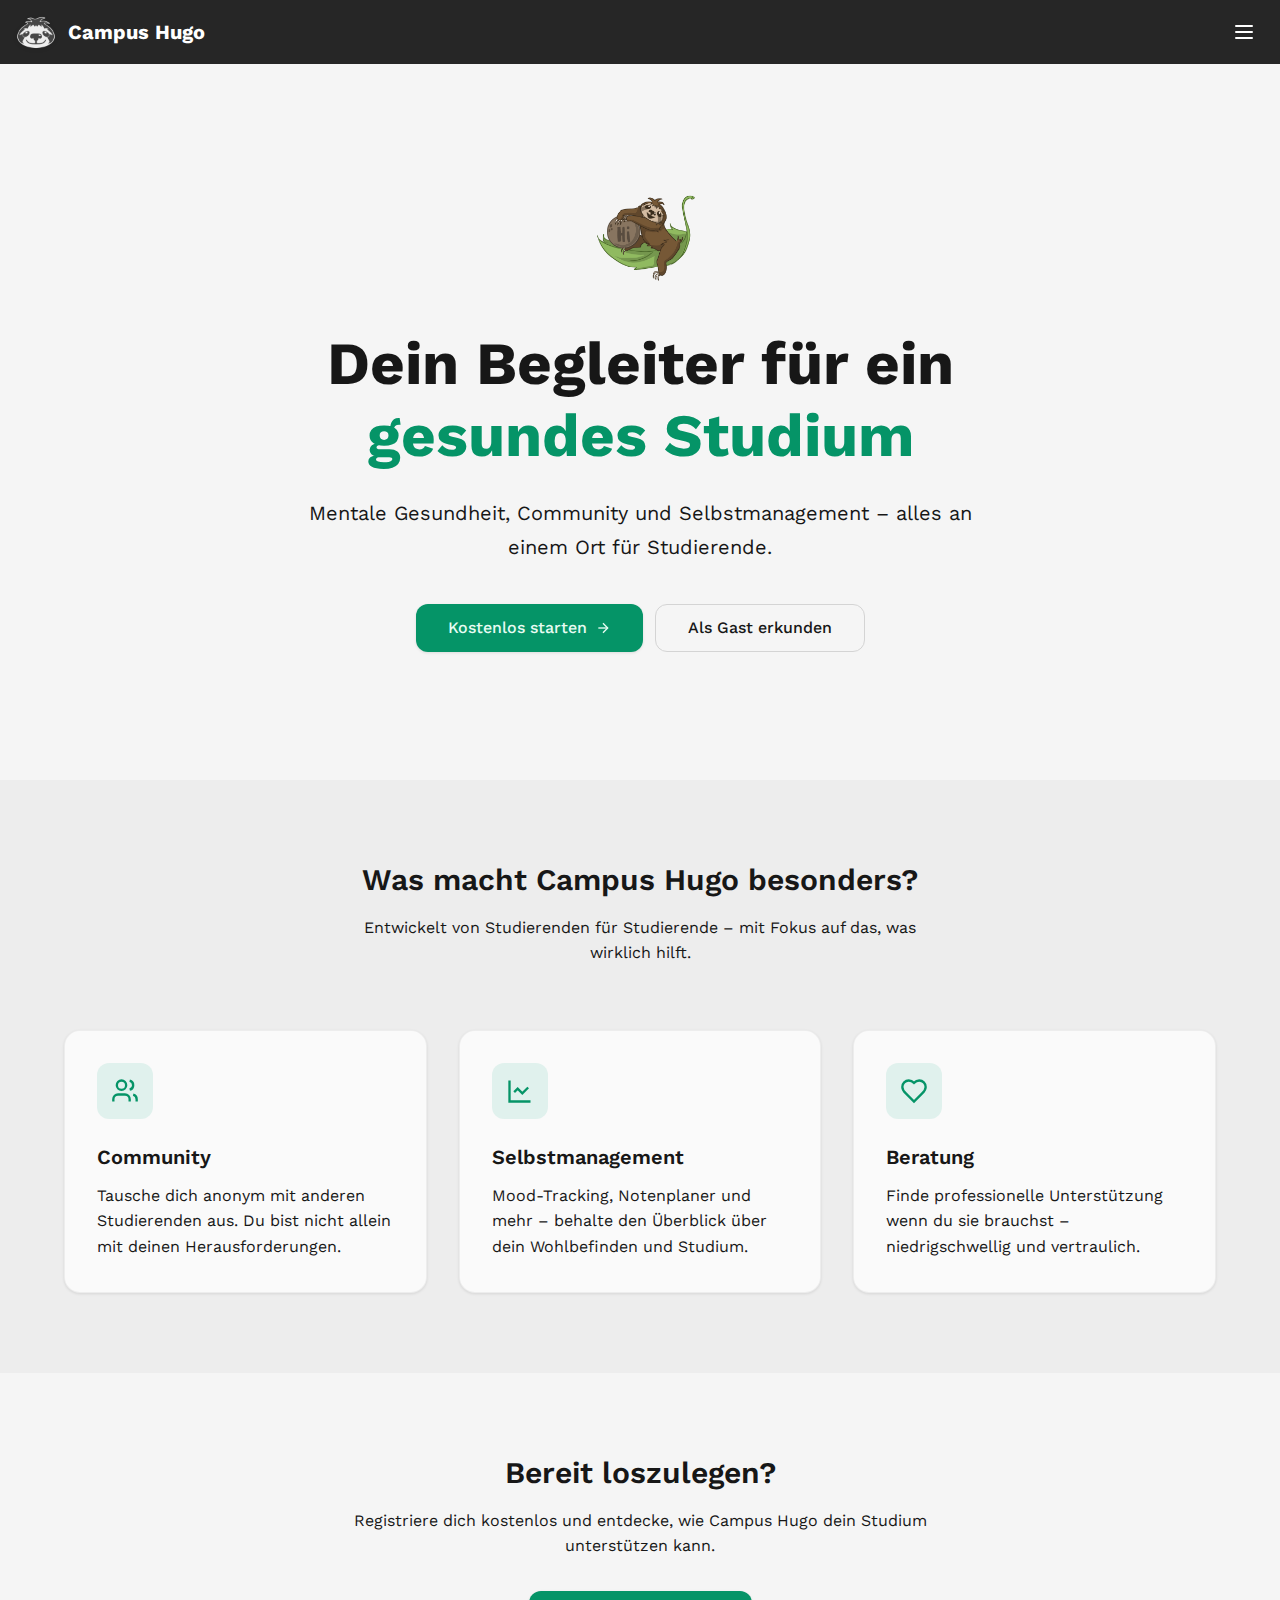
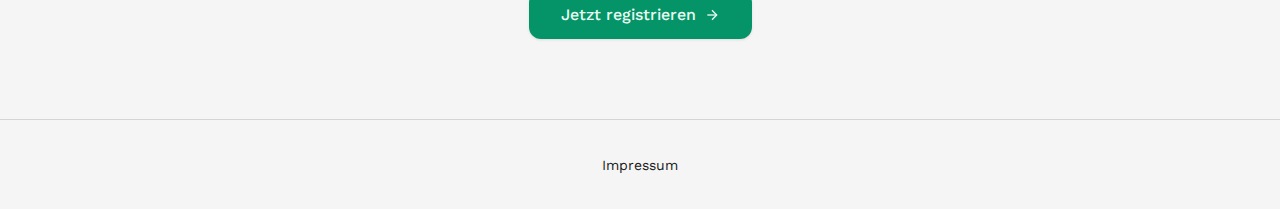
<file: static-export/index.html>
<!DOCTYPE html>
<html lang="de">
<head>
  <meta charset="UTF-8">
  <meta name="viewport" content="width=device-width, initial-scale=1.0">
  <meta name="description" content="Campus Hugo - Dein Begleiter für ein gesundes Studium. Mentale Gesundheit, Community und Selbstmanagement.">
  <title>Campus Hugo - Dein Begleiter für ein gesundes Studium</title>
  <link rel="stylesheet" href="css/styles.css">
  <link rel="icon" href="assets/sloth-icon.png">
</head>
<body>
  <!-- Header -->
  <header class="header">
    <div class="header-inner">
      <a href="index.html" class="header-logo">
        <img src="assets/sloth-icon.png" alt="Logo">
        <div class="header-logo-text">
          <span class="header-logo-title">Campus Hugo</span>
        </div>
      </a>
      
      <button class="menu-btn" aria-label="Menü öffnen">
        <svg xmlns="http://www.w3.org/2000/svg" viewBox="0 0 24 24" fill="none" stroke="currentColor" stroke-width="2" stroke-linecap="round" stroke-linejoin="round">
          <line x1="4" x2="20" y1="12" y2="12"/><line x1="4" x2="20" y1="6" y2="6"/><line x1="4" x2="20" y1="18" y2="18"/>
        </svg>
      </button>
    </div>
  </header>
  
  <!-- Menu Overlay -->
  <div class="menu-overlay"></div>
  <div class="menu-dropdown">
    <nav>
      <a href="index.html">
        <svg xmlns="http://www.w3.org/2000/svg" viewBox="0 0 24 24" fill="none" stroke="currentColor" stroke-width="2"><path d="m3 9 9-7 9 7v11a2 2 0 0 1-2 2H5a2 2 0 0 1-2-2z"/><polyline points="9 22 9 12 15 12 15 22"/></svg>
        Home
      </a>
      <div class="menu-divider"></div>
      <a href="login.html" class="accent-link">
        <svg xmlns="http://www.w3.org/2000/svg" viewBox="0 0 24 24" fill="none" stroke="currentColor" stroke-width="2"><path d="M9 21H5a2 2 0 0 1-2-2V5a2 2 0 0 1 2-2h4"/><polyline points="16 17 21 12 16 7"/><line x1="21" x2="9" y1="12" y2="12"/></svg>
        Anmelden
      </a>
    </nav>
  </div>

  <main>
    <!-- Hero Section -->
    <section class="hero">
      <div class="container" style="max-width: 48rem;">
        <img src="assets/hugo-mascot.png" alt="Hugo - Dein Begleiter" class="hero-mascot">
        
        <h1>
          Dein Begleiter für ein
          <span>gesundes Studium</span>
        </h1>
        
        <p>
          Mentale Gesundheit, Community und Selbstmanagement – 
          alles an einem Ort für Studierende.
        </p>
        
        <div class="hero-buttons">
          <a href="registrierung.html" class="btn btn-primary btn-lg">
            Kostenlos starten
            <svg xmlns="http://www.w3.org/2000/svg" width="16" height="16" viewBox="0 0 24 24" fill="none" stroke="currentColor" stroke-width="2"><path d="M5 12h14"/><path d="m12 5 7 7-7 7"/></svg>
          </a>
          <a href="dashboard.html?guest=true" class="btn btn-outline btn-lg">
            Als Gast erkunden
          </a>
        </div>
      </div>
    </section>

    <!-- Features Section -->
    <section class="features" id="features">
      <div class="container">
        <div class="features-header">
          <h2>Was macht Campus Hugo besonders?</h2>
          <p>Entwickelt von Studierenden für Studierende – mit Fokus auf das, was wirklich hilft.</p>
        </div>
        
        <div class="features-grid">
          <a href="forum.html?guest=true" class="feature-card card-hover">
            <div class="feature-icon">
              <svg xmlns="http://www.w3.org/2000/svg" viewBox="0 0 24 24" fill="none" stroke="currentColor" stroke-width="2"><path d="M16 21v-2a4 4 0 0 0-4-4H6a4 4 0 0 0-4 4v2"/><circle cx="9" cy="7" r="4"/><path d="M22 21v-2a4 4 0 0 0-3-3.87"/><path d="M16 3.13a4 4 0 0 1 0 7.75"/></svg>
            </div>
            <h3>Community</h3>
            <p>Tausche dich anonym mit anderen Studierenden aus. Du bist nicht allein mit deinen Herausforderungen.</p>
          </a>
          
          <a href="dashboard.html?guest=true" class="feature-card card-hover">
            <div class="feature-icon">
              <svg xmlns="http://www.w3.org/2000/svg" viewBox="0 0 24 24" fill="none" stroke="currentColor" stroke-width="2"><path d="M3 3v18h18"/><path d="m19 9-5 5-4-4-3 3"/></svg>
            </div>
            <h3>Selbstmanagement</h3>
            <p>Mood-Tracking, Notenplaner und mehr – behalte den Überblick über dein Wohlbefinden und Studium.</p>
          </a>
          
          <a href="berater.html?guest=true" class="feature-card card-hover">
            <div class="feature-icon">
              <svg xmlns="http://www.w3.org/2000/svg" viewBox="0 0 24 24" fill="none" stroke="currentColor" stroke-width="2"><path d="M19 14c1.49-1.46 3-3.21 3-5.5A5.5 5.5 0 0 0 16.5 3c-1.76 0-3 .5-4.5 2-1.5-1.5-2.74-2-4.5-2A5.5 5.5 0 0 0 2 8.5c0 2.3 1.5 4.05 3 5.5l7 7Z"/></svg>
            </div>
            <h3>Beratung</h3>
            <p>Finde professionelle Unterstützung wenn du sie brauchst – niedrigschwellig und vertraulich.</p>
          </a>
        </div>
      </div>
    </section>

    <!-- CTA Section -->
    <section class="cta">
      <div class="container">
        <h2>Bereit loszulegen?</h2>
        <p>Registriere dich kostenlos und entdecke, wie Campus Hugo dein Studium unterstützen kann.</p>
        <a href="registrierung.html" class="btn btn-primary btn-lg">
          Jetzt registrieren
          <svg xmlns="http://www.w3.org/2000/svg" width="16" height="16" viewBox="0 0 24 24" fill="none" stroke="currentColor" stroke-width="2"><path d="M5 12h14"/><path d="m12 5 7 7-7 7"/></svg>
        </a>
      </div>
    </section>

    <!-- Footer -->
    <footer class="footer">
      <a href="impressum.html">Impressum</a>
    </footer>
  </main>

  <script src="js/app.js"></script>
</body>
</html>
</file>
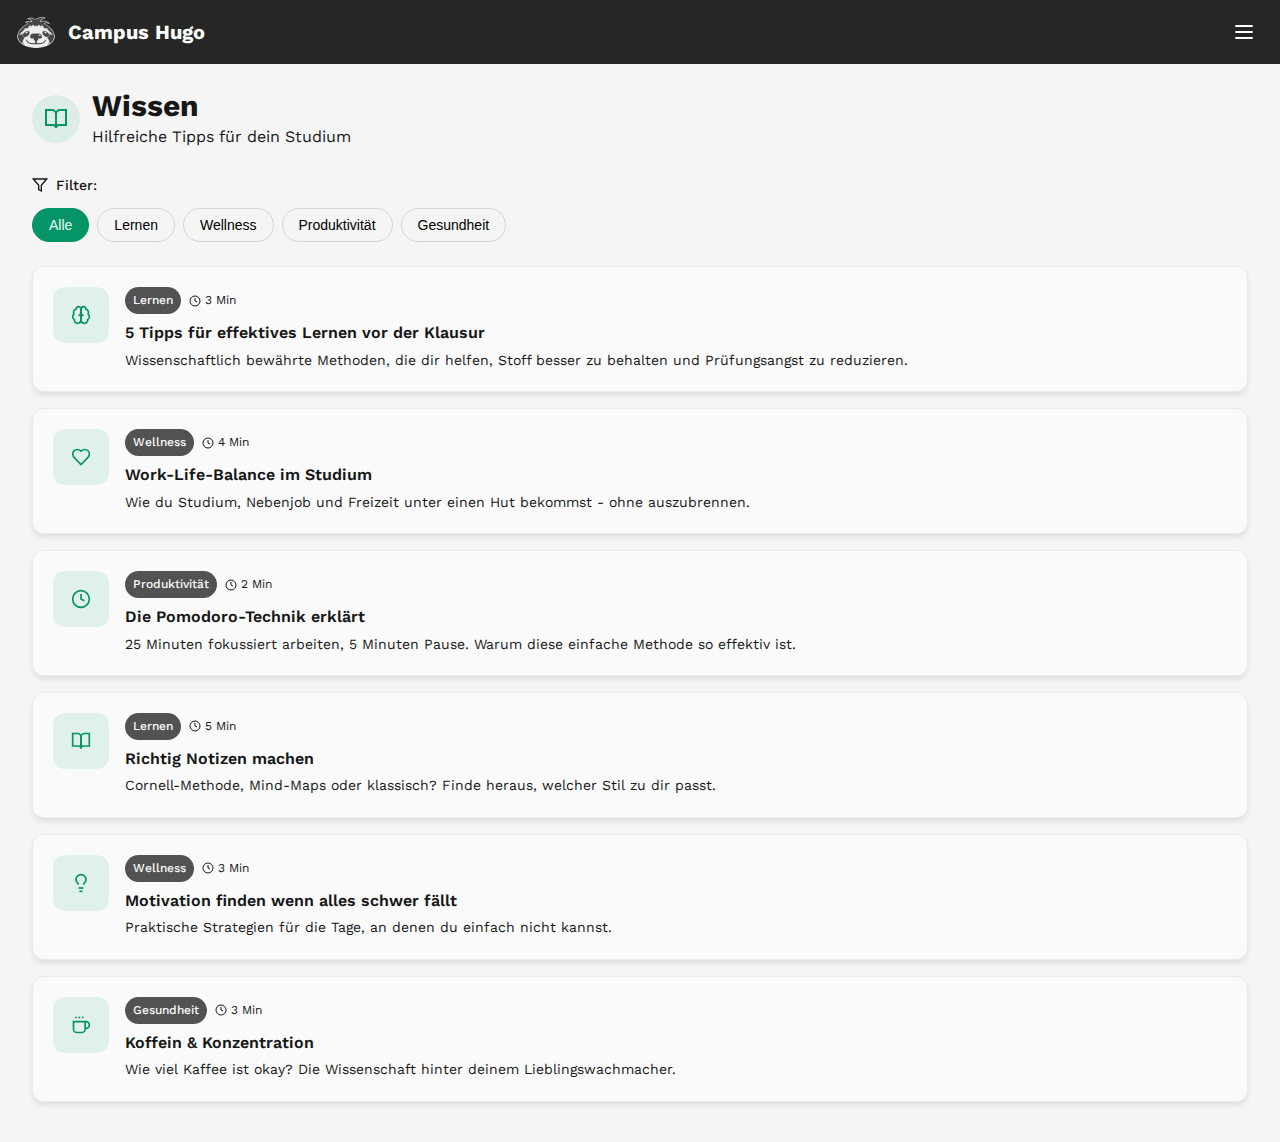
<file: static-export/artikel.html>
<!DOCTYPE html>
<html lang="de">
<head>
  <meta charset="UTF-8">
  <meta name="viewport" content="width=device-width, initial-scale=1.0">
  <meta name="description" content="Wissen & Tipps - Campus Hugo">
  <title>Wissen - Campus Hugo</title>
  <link rel="stylesheet" href="css/styles.css">
  <link rel="icon" href="assets/sloth-icon.png">
  <style>
    .filter-buttons {
      display: flex;
      flex-wrap: wrap;
      gap: 0.5rem;
      margin-bottom: 1.5rem;
    }
    .filter-btn {
      padding: 0.5rem 1rem;
      font-size: 0.875rem;
      font-weight: 500;
      border-radius: 9999px;
      border: 1px solid var(--border);
      background: transparent;
      cursor: pointer;
      transition: all 0.2s;
    }
    .filter-btn:hover {
      background: var(--muted);
    }
    .filter-btn.active {
      background: var(--primary);
      color: var(--primary-foreground);
      border-color: var(--primary);
    }
    .article-card {
      display: block;
      background: var(--card);
      border-radius: 0.75rem;
      padding: 1.25rem;
      box-shadow: 0 4px 6px -1px rgba(0,0,0,0.1);
      border: 1px solid rgba(0,0,0,0.05);
      transition: all 0.3s;
      margin-bottom: 1rem;
    }
    .article-card:hover {
      box-shadow: 0 10px 15px -3px rgba(0,0,0,0.1);
    }
    .article-card:hover .article-icon {
      background: var(--primary);
      color: var(--primary-foreground);
    }
    .article-card:hover h3 {
      color: var(--primary);
    }
    .article-inner {
      display: flex;
      gap: 1rem;
    }
    .article-icon {
      width: 3.5rem;
      height: 3.5rem;
      border-radius: 0.75rem;
      background: rgba(0, 166, 126, 0.1);
      display: flex;
      align-items: center;
      justify-content: center;
      flex-shrink: 0;
      transition: all 0.3s;
    }
    .article-icon svg {
      width: 1.25rem;
      height: 1.25rem;
      color: var(--primary);
    }
    .article-content {
      flex: 1;
      min-width: 0;
    }
    .article-meta {
      display: flex;
      align-items: center;
      gap: 0.5rem;
      margin-bottom: 0.5rem;
    }
    .article-badge {
      padding: 0.25rem 0.5rem;
      font-size: 0.75rem;
      font-weight: 500;
      border-radius: 9999px;
      background: var(--secondary);
      color: var(--secondary-foreground);
    }
    .article-time {
      font-size: 0.75rem;
      color: var(--muted-foreground);
      display: flex;
      align-items: center;
      gap: 0.25rem;
    }
    .article-card h3 {
      font-size: 1rem;
      font-weight: 600;
      margin-bottom: 0.25rem;
      transition: color 0.3s;
    }
    .article-card p {
      font-size: 0.875rem;
      color: var(--muted-foreground);
      display: -webkit-box;
      -webkit-line-clamp: 2;
      -webkit-box-orient: vertical;
      overflow: hidden;
    }
  </style>
</head>
<body>
  <!-- Header -->
  <header class="header">
    <div class="header-inner">
      <a href="dashboard.html" class="header-logo">
        <img src="assets/sloth-icon.png" alt="Logo">
        <div class="header-logo-text">
          <span class="header-logo-title">Campus Hugo</span>
        </div>
      </a>
      
      <button class="menu-btn" aria-label="Menü öffnen">
        <svg xmlns="http://www.w3.org/2000/svg" viewBox="0 0 24 24" fill="none" stroke="currentColor" stroke-width="2" stroke-linecap="round" stroke-linejoin="round">
          <line x1="4" x2="20" y1="12" y2="12"/><line x1="4" x2="20" y1="6" y2="6"/><line x1="4" x2="20" y1="18" y2="18"/>
        </svg>
      </button>
    </div>
  </header>
  
  <!-- Menu -->
  <div class="menu-overlay"></div>
  <div class="menu-dropdown">
    <nav>
      <a href="dashboard.html">
        <svg xmlns="http://www.w3.org/2000/svg" viewBox="0 0 24 24" fill="none" stroke="currentColor" stroke-width="2"><path d="m3 9 9-7 9 7v11a2 2 0 0 1-2 2H5a2 2 0 0 1-2-2z"/><polyline points="9 22 9 12 15 12 15 22"/></svg>
        Home
      </a>
      <a href="forum.html">
        <svg xmlns="http://www.w3.org/2000/svg" viewBox="0 0 24 24" fill="none" stroke="currentColor" stroke-width="2"><path d="M7.9 20A9 9 0 1 0 4 16.1L2 22Z"/></svg>
        Forum
      </a>
      <a href="berater.html">
        <svg xmlns="http://www.w3.org/2000/svg" viewBox="0 0 24 24" fill="none" stroke="currentColor" stroke-width="2"><path d="M19 14c1.49-1.46 3-3.21 3-5.5A5.5 5.5 0 0 0 16.5 3c-1.76 0-3 .5-4.5 2-1.5-1.5-2.74-2-4.5-2A5.5 5.5 0 0 0 2 8.5c0 2.3 1.5 4.05 3 5.5l7 7Z"/></svg>
        Beratung
      </a>
      <div class="menu-divider"></div>
      <a href="index.html" class="accent-link">
        <svg xmlns="http://www.w3.org/2000/svg" viewBox="0 0 24 24" fill="none" stroke="currentColor" stroke-width="2"><path d="M9 21H5a2 2 0 0 1-2-2V5a2 2 0 0 1 2-2h4"/><polyline points="16 17 21 12 16 7"/><line x1="21" x2="9" y1="12" y2="12"/></svg>
        Log Out
      </a>
    </nav>
  </div>

  <main class="page-container py-6">
    <!-- Header -->
    <div style="display: flex; align-items: center; gap: 0.75rem; margin-bottom: 1.5rem;">
      <div style="width: 3rem; height: 3rem; background: rgba(0, 166, 126, 0.1); border-radius: 50%; display: flex; align-items: center; justify-content: center;">
        <svg xmlns="http://www.w3.org/2000/svg" width="24" height="24" viewBox="0 0 24 24" fill="none" stroke="currentColor" stroke-width="2" style="color: var(--primary);"><path d="M2 3h6a4 4 0 0 1 4 4v14a3 3 0 0 0-3-3H2z"/><path d="M22 3h-6a4 4 0 0 0-4 4v14a3 3 0 0 1 3-3h7z"/></svg>
      </div>
      <div>
        <h1 style="font-size: 1.875rem;">Wissen</h1>
        <p style="color: var(--muted-foreground);">Hilfreiche Tipps für dein Studium</p>
      </div>
    </div>

    <!-- Filter -->
    <div style="display: flex; align-items: center; gap: 0.5rem; margin-bottom: 0.75rem;">
      <svg xmlns="http://www.w3.org/2000/svg" width="16" height="16" viewBox="0 0 24 24" fill="none" stroke="currentColor" stroke-width="2" style="color: var(--muted-foreground);"><polygon points="22 3 2 3 10 12.46 10 19 14 21 14 12.46 22 3"/></svg>
      <span style="font-size: 0.875rem; font-weight: 500; color: var(--muted-foreground);">Filter:</span>
    </div>
    <div class="filter-buttons">
      <button class="filter-btn active" data-category="Alle">Alle</button>
      <button class="filter-btn" data-category="Lernen">Lernen</button>
      <button class="filter-btn" data-category="Wellness">Wellness</button>
      <button class="filter-btn" data-category="Produktivität">Produktivität</button>
      <button class="filter-btn" data-category="Gesundheit">Gesundheit</button>
    </div>

    <!-- Articles -->
    <div class="articles-list">
      <a href="#" class="article-card" data-category="Lernen">
        <div class="article-inner">
          <div class="article-icon">
            <svg xmlns="http://www.w3.org/2000/svg" viewBox="0 0 24 24" fill="none" stroke="currentColor" stroke-width="2"><path d="M12 5a3 3 0 1 0-5.997.125 4 4 0 0 0-2.526 5.77 4 4 0 0 0 .556 6.588A4 4 0 1 0 12 18Z"/><path d="M12 5a3 3 0 1 1 5.997.125 4 4 0 0 1 2.526 5.77 4 4 0 0 1-.556 6.588A4 4 0 1 1 12 18Z"/><path d="M15 13a4.5 4.5 0 0 1-3-4 4.5 4.5 0 0 1-3 4"/><path d="M12 18v4"/></svg>
          </div>
          <div class="article-content">
            <div class="article-meta">
              <span class="article-badge">Lernen</span>
              <span class="article-time">
                <svg xmlns="http://www.w3.org/2000/svg" width="12" height="12" viewBox="0 0 24 24" fill="none" stroke="currentColor" stroke-width="2"><circle cx="12" cy="12" r="10"/><polyline points="12 6 12 12 16 14"/></svg>
                3 Min
              </span>
            </div>
            <h3>5 Tipps für effektives Lernen vor der Klausur</h3>
            <p>Wissenschaftlich bewährte Methoden, die dir helfen, Stoff besser zu behalten und Prüfungsangst zu reduzieren.</p>
          </div>
        </div>
      </a>

      <a href="#" class="article-card" data-category="Wellness">
        <div class="article-inner">
          <div class="article-icon">
            <svg xmlns="http://www.w3.org/2000/svg" viewBox="0 0 24 24" fill="none" stroke="currentColor" stroke-width="2"><path d="M19 14c1.49-1.46 3-3.21 3-5.5A5.5 5.5 0 0 0 16.5 3c-1.76 0-3 .5-4.5 2-1.5-1.5-2.74-2-4.5-2A5.5 5.5 0 0 0 2 8.5c0 2.3 1.5 4.05 3 5.5l7 7Z"/></svg>
          </div>
          <div class="article-content">
            <div class="article-meta">
              <span class="article-badge">Wellness</span>
              <span class="article-time">
                <svg xmlns="http://www.w3.org/2000/svg" width="12" height="12" viewBox="0 0 24 24" fill="none" stroke="currentColor" stroke-width="2"><circle cx="12" cy="12" r="10"/><polyline points="12 6 12 12 16 14"/></svg>
                4 Min
              </span>
            </div>
            <h3>Work-Life-Balance im Studium</h3>
            <p>Wie du Studium, Nebenjob und Freizeit unter einen Hut bekommst - ohne auszubrennen.</p>
          </div>
        </div>
      </a>

      <a href="#" class="article-card" data-category="Produktivität">
        <div class="article-inner">
          <div class="article-icon">
            <svg xmlns="http://www.w3.org/2000/svg" viewBox="0 0 24 24" fill="none" stroke="currentColor" stroke-width="2"><circle cx="12" cy="12" r="10"/><polyline points="12 6 12 12 16 14"/></svg>
          </div>
          <div class="article-content">
            <div class="article-meta">
              <span class="article-badge">Produktivität</span>
              <span class="article-time">
                <svg xmlns="http://www.w3.org/2000/svg" width="12" height="12" viewBox="0 0 24 24" fill="none" stroke="currentColor" stroke-width="2"><circle cx="12" cy="12" r="10"/><polyline points="12 6 12 12 16 14"/></svg>
                2 Min
              </span>
            </div>
            <h3>Die Pomodoro-Technik erklärt</h3>
            <p>25 Minuten fokussiert arbeiten, 5 Minuten Pause. Warum diese einfache Methode so effektiv ist.</p>
          </div>
        </div>
      </a>

      <a href="#" class="article-card" data-category="Lernen">
        <div class="article-inner">
          <div class="article-icon">
            <svg xmlns="http://www.w3.org/2000/svg" viewBox="0 0 24 24" fill="none" stroke="currentColor" stroke-width="2"><path d="M2 3h6a4 4 0 0 1 4 4v14a3 3 0 0 0-3-3H2z"/><path d="M22 3h-6a4 4 0 0 0-4 4v14a3 3 0 0 1 3-3h7z"/></svg>
          </div>
          <div class="article-content">
            <div class="article-meta">
              <span class="article-badge">Lernen</span>
              <span class="article-time">
                <svg xmlns="http://www.w3.org/2000/svg" width="12" height="12" viewBox="0 0 24 24" fill="none" stroke="currentColor" stroke-width="2"><circle cx="12" cy="12" r="10"/><polyline points="12 6 12 12 16 14"/></svg>
                5 Min
              </span>
            </div>
            <h3>Richtig Notizen machen</h3>
            <p>Cornell-Methode, Mind-Maps oder klassisch? Finde heraus, welcher Stil zu dir passt.</p>
          </div>
        </div>
      </a>

      <a href="#" class="article-card" data-category="Wellness">
        <div class="article-inner">
          <div class="article-icon">
            <svg xmlns="http://www.w3.org/2000/svg" viewBox="0 0 24 24" fill="none" stroke="currentColor" stroke-width="2"><path d="M15 14c.2-1 .7-1.7 1.5-2.5 1-.9 1.5-2.2 1.5-3.5A6 6 0 0 0 6 8c0 1 .2 2.2 1.5 3.5.7.7 1.3 1.5 1.5 2.5"/><path d="M9 18h6"/><path d="M10 22h4"/></svg>
          </div>
          <div class="article-content">
            <div class="article-meta">
              <span class="article-badge">Wellness</span>
              <span class="article-time">
                <svg xmlns="http://www.w3.org/2000/svg" width="12" height="12" viewBox="0 0 24 24" fill="none" stroke="currentColor" stroke-width="2"><circle cx="12" cy="12" r="10"/><polyline points="12 6 12 12 16 14"/></svg>
                3 Min
              </span>
            </div>
            <h3>Motivation finden wenn alles schwer fällt</h3>
            <p>Praktische Strategien für die Tage, an denen du einfach nicht kannst.</p>
          </div>
        </div>
      </a>

      <a href="#" class="article-card" data-category="Gesundheit">
        <div class="article-inner">
          <div class="article-icon">
            <svg xmlns="http://www.w3.org/2000/svg" viewBox="0 0 24 24" fill="none" stroke="currentColor" stroke-width="2"><path d="M17 8h1a4 4 0 1 1 0 8h-1"/><path d="M3 8h14v9a4 4 0 0 1-4 4H7a4 4 0 0 1-4-4Z"/><line x1="6" x2="6" y1="2" y2="4"/><line x1="10" x2="10" y1="2" y2="4"/><line x1="14" x2="14" y1="2" y2="4"/></svg>
          </div>
          <div class="article-content">
            <div class="article-meta">
              <span class="article-badge">Gesundheit</span>
              <span class="article-time">
                <svg xmlns="http://www.w3.org/2000/svg" width="12" height="12" viewBox="0 0 24 24" fill="none" stroke="currentColor" stroke-width="2"><circle cx="12" cy="12" r="10"/><polyline points="12 6 12 12 16 14"/></svg>
                3 Min
              </span>
            </div>
            <h3>Koffein & Konzentration</h3>
            <p>Wie viel Kaffee ist okay? Die Wissenschaft hinter deinem Lieblingswachmacher.</p>
          </div>
        </div>
      </a>
    </div>
  </main>

  <script src="js/app.js"></script>
</body>
</html>
</file>
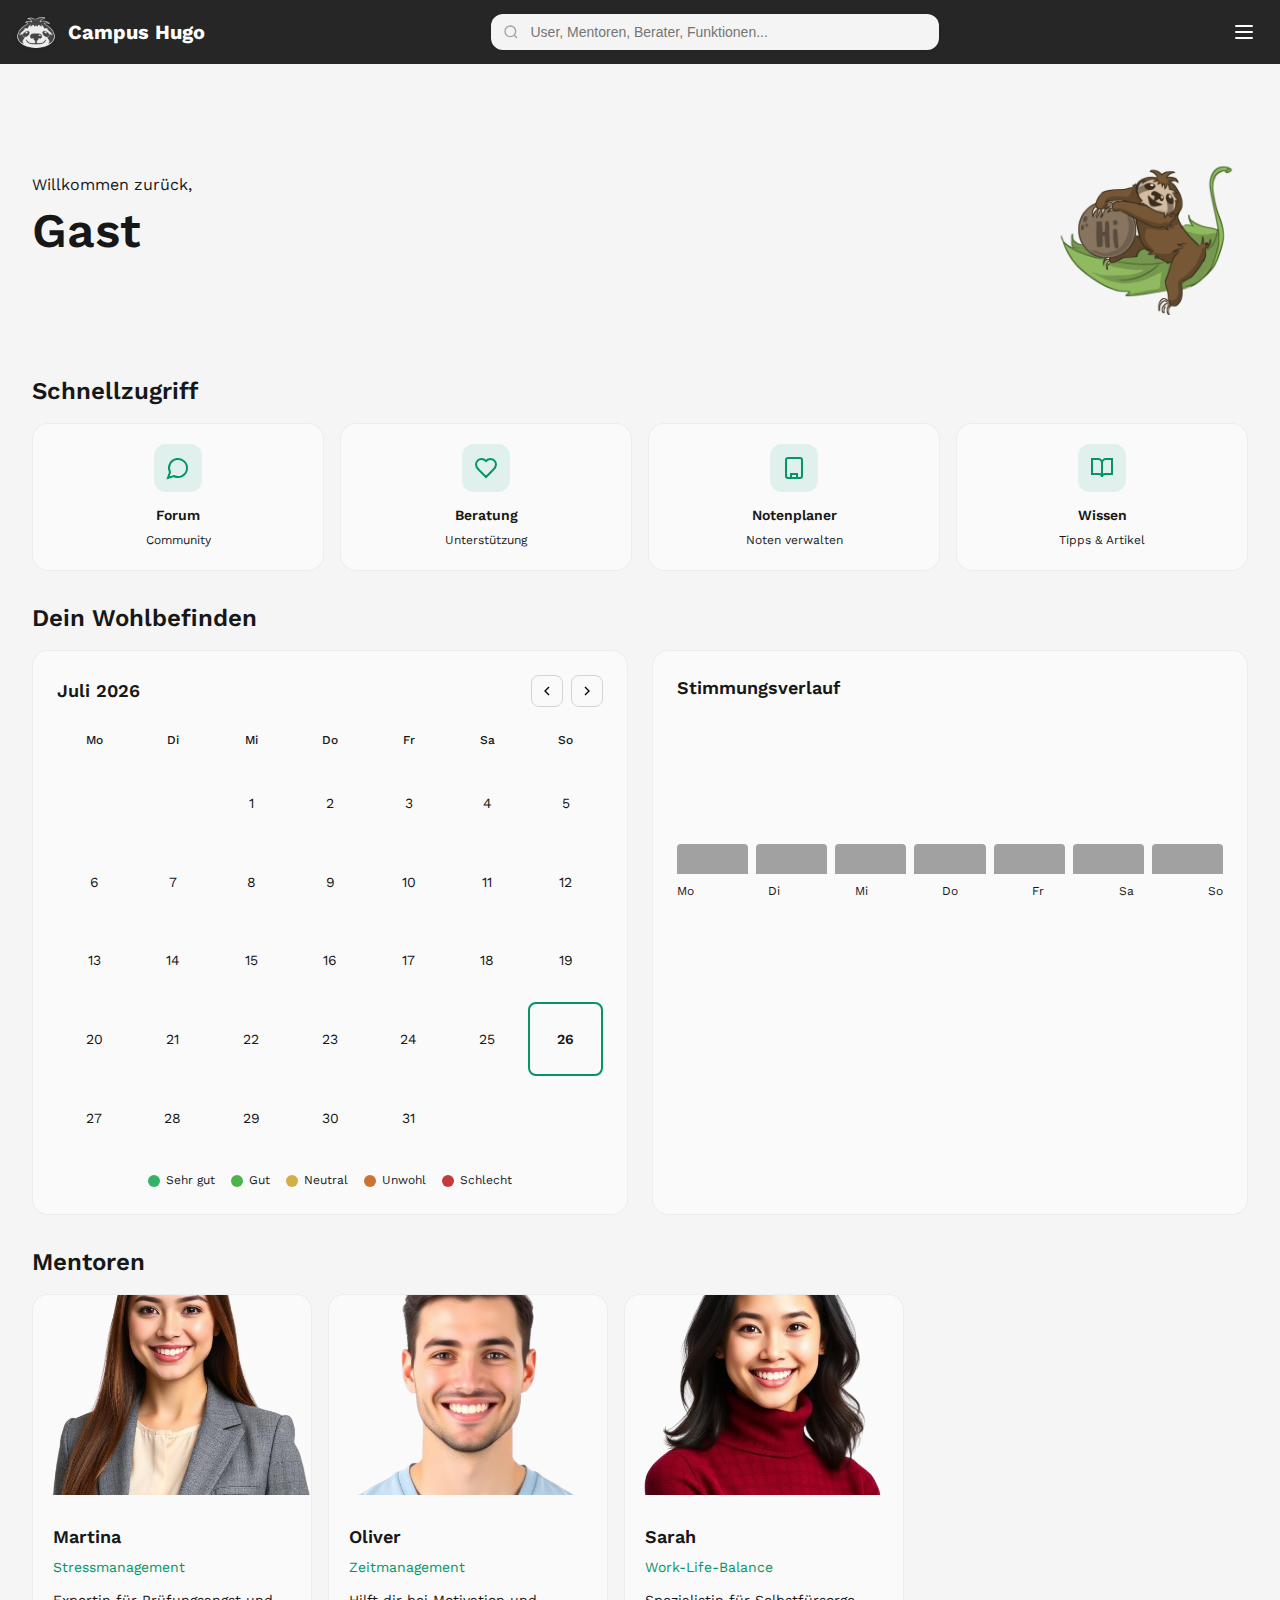
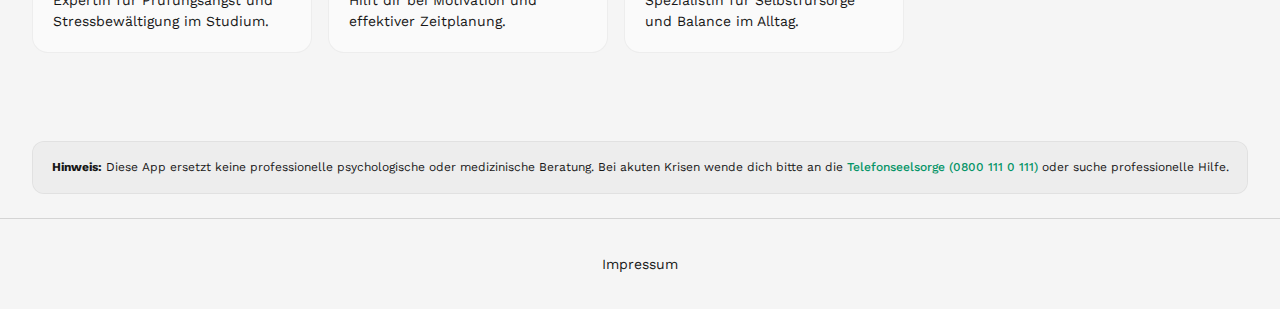
<file: static-export/dashboard.html>
<!DOCTYPE html>
<html lang="de">
<head>
  <meta charset="UTF-8">
  <meta name="viewport" content="width=device-width, initial-scale=1.0">
  <meta name="description" content="Dein Dashboard - Campus Hugo">
  <title>Dashboard - Campus Hugo</title>
  <link rel="stylesheet" href="css/styles.css">
  <link rel="icon" href="assets/sloth-icon.png">
</head>
<body>
  <!-- Header -->
  <header class="header">
    <div class="header-inner">
      <a href="dashboard.html" class="header-logo">
        <img src="assets/sloth-icon.png" alt="Logo">
        <div class="header-logo-text">
          <span class="header-logo-title">Campus Hugo</span>
        </div>
      </a>
      
      <!-- Search -->
      <div class="header-search">
        <svg class="header-search-icon" xmlns="http://www.w3.org/2000/svg" viewBox="0 0 24 24" fill="none" stroke="currentColor" stroke-width="2"><circle cx="11" cy="11" r="8"/><path d="m21 21-4.3-4.3"/></svg>
        <input type="text" placeholder="User, Mentoren, Berater, Funktionen...">
      </div>
      
      <button class="menu-btn" aria-label="Menü öffnen">
        <svg xmlns="http://www.w3.org/2000/svg" viewBox="0 0 24 24" fill="none" stroke="currentColor" stroke-width="2" stroke-linecap="round" stroke-linejoin="round">
          <line x1="4" x2="20" y1="12" y2="12"/><line x1="4" x2="20" y1="6" y2="6"/><line x1="4" x2="20" y1="18" y2="18"/>
        </svg>
      </button>
    </div>
  </header>
  
  <!-- Menu Overlay -->
  <div class="menu-overlay"></div>
  <div class="menu-dropdown">
    <nav>
      <a href="dashboard.html">
        <svg xmlns="http://www.w3.org/2000/svg" viewBox="0 0 24 24" fill="none" stroke="currentColor" stroke-width="2"><path d="m3 9 9-7 9 7v11a2 2 0 0 1-2 2H5a2 2 0 0 1-2-2z"/><polyline points="9 22 9 12 15 12 15 22"/></svg>
        Home
      </a>
      <a href="forum.html">
        <svg xmlns="http://www.w3.org/2000/svg" viewBox="0 0 24 24" fill="none" stroke="currentColor" stroke-width="2"><path d="M7.9 20A9 9 0 1 0 4 16.1L2 22Z"/></svg>
        Forum
      </a>
      <a href="berater.html">
        <svg xmlns="http://www.w3.org/2000/svg" viewBox="0 0 24 24" fill="none" stroke="currentColor" stroke-width="2"><path d="M16 21v-2a4 4 0 0 0-4-4H6a4 4 0 0 0-4 4v2"/><circle cx="9" cy="7" r="4"/><path d="M22 21v-2a4 4 0 0 0-3-3.87"/><path d="M16 3.13a4 4 0 0 1 0 7.75"/></svg>
        Beratung
      </a>
      <a href="notenplaner.html">
        <svg xmlns="http://www.w3.org/2000/svg" viewBox="0 0 24 24" fill="none" stroke="currentColor" stroke-width="2"><rect width="16" height="20" x="4" y="2" rx="2" ry="2"/><path d="M9 22v-4h6v4"/><path d="M8 6h.01"/><path d="M16 6h.01"/><path d="M12 6h.01"/><path d="M12 10h.01"/><path d="M12 14h.01"/><path d="M16 10h.01"/><path d="M16 14h.01"/><path d="M8 10h.01"/><path d="M8 14h.01"/></svg>
        Notenplaner
      </a>
      <a href="artikel.html">
        <svg xmlns="http://www.w3.org/2000/svg" viewBox="0 0 24 24" fill="none" stroke="currentColor" stroke-width="2"><path d="M2 3h6a4 4 0 0 1 4 4v14a3 3 0 0 0-3-3H2z"/><path d="M22 3h-6a4 4 0 0 0-4 4v14a3 3 0 0 1 3-3h7z"/></svg>
        Wissen
      </a>
      <a href="einstellungen.html">
        <svg xmlns="http://www.w3.org/2000/svg" viewBox="0 0 24 24" fill="none" stroke="currentColor" stroke-width="2"><path d="M12.22 2h-.44a2 2 0 0 0-2 2v.18a2 2 0 0 1-1 1.73l-.43.25a2 2 0 0 1-2 0l-.15-.08a2 2 0 0 0-2.73.73l-.22.38a2 2 0 0 0 .73 2.73l.15.1a2 2 0 0 1 1 1.72v.51a2 2 0 0 1-1 1.74l-.15.09a2 2 0 0 0-.73 2.73l.22.38a2 2 0 0 0 2.73.73l.15-.08a2 2 0 0 1 2 0l.43.25a2 2 0 0 1 1 1.73V20a2 2 0 0 0 2 2h.44a2 2 0 0 0 2-2v-.18a2 2 0 0 1 1-1.73l.43-.25a2 2 0 0 1 2 0l.15.08a2 2 0 0 0 2.73-.73l.22-.39a2 2 0 0 0-.73-2.73l-.15-.08a2 2 0 0 1-1-1.74v-.5a2 2 0 0 1 1-1.74l.15-.09a2 2 0 0 0 .73-2.73l-.22-.38a2 2 0 0 0-2.73-.73l-.15.08a2 2 0 0 1-2 0l-.43-.25a2 2 0 0 1-1-1.73V4a2 2 0 0 0-2-2z"/><circle cx="12" cy="12" r="3"/></svg>
        Dein Profil
      </a>
      <div class="menu-divider"></div>
      <a href="index.html" class="accent-link">
        <svg xmlns="http://www.w3.org/2000/svg" viewBox="0 0 24 24" fill="none" stroke="currentColor" stroke-width="2"><path d="M9 21H5a2 2 0 0 1-2-2V5a2 2 0 0 1 2-2h4"/><polyline points="16 17 21 12 16 7"/><line x1="21" x2="9" y1="12" y2="12"/></svg>
        Log Out
      </a>
    </nav>
  </div>

  <main>
    <!-- Hero Section -->
    <div class="dashboard-hero">
      <div class="page-container">
        <div class="dashboard-hero-inner">
          <div class="dashboard-welcome">
            <p>Willkommen zurück,</p>
            <h1 class="dashboard-username">UserX</h1>
          </div>
          
          <!-- Desktop Mascot -->
          <img src="assets/hugo-mascot.png" alt="Hugo - Klicke für deinen Coping-Plan" class="dashboard-mascot">
          
          <!-- Mobile Mascot -->
          <img src="assets/hugo-mascot.png" alt="Hugo" class="dashboard-mascot-mobile">
        </div>
      </div>
    </div>

    <div class="page-container space-y-8" style="padding-bottom: 3rem;">
      
      <!-- Quick Access -->
      <section class="animate-fade-in">
        <div class="section-header">
          <h2>Schnellzugriff</h2>
        </div>
        <div class="quick-access">
          <a href="forum.html" class="quick-card">
            <div class="quick-card-icon">
              <svg xmlns="http://www.w3.org/2000/svg" viewBox="0 0 24 24" fill="none" stroke="currentColor" stroke-width="2"><path d="M7.9 20A9 9 0 1 0 4 16.1L2 22Z"/></svg>
            </div>
            <h4>Forum</h4>
            <p>Community</p>
          </a>
          <a href="berater.html" class="quick-card">
            <div class="quick-card-icon">
              <svg xmlns="http://www.w3.org/2000/svg" viewBox="0 0 24 24" fill="none" stroke="currentColor" stroke-width="2"><path d="M19 14c1.49-1.46 3-3.21 3-5.5A5.5 5.5 0 0 0 16.5 3c-1.76 0-3 .5-4.5 2-1.5-1.5-2.74-2-4.5-2A5.5 5.5 0 0 0 2 8.5c0 2.3 1.5 4.05 3 5.5l7 7Z"/></svg>
            </div>
            <h4>Beratung</h4>
            <p>Unterstützung</p>
          </a>
          <a href="notenplaner.html" class="quick-card">
            <div class="quick-card-icon">
              <svg xmlns="http://www.w3.org/2000/svg" viewBox="0 0 24 24" fill="none" stroke="currentColor" stroke-width="2"><rect width="16" height="20" x="4" y="2" rx="2" ry="2"/><path d="M9 22v-4h6v4"/><path d="M8 6h.01"/><path d="M16 6h.01"/><path d="M12 6h.01"/><path d="M12 10h.01"/><path d="M12 14h.01"/><path d="M16 10h.01"/><path d="M16 14h.01"/><path d="M8 10h.01"/><path d="M8 14h.01"/></svg>
            </div>
            <h4>Notenplaner</h4>
            <p>Noten verwalten</p>
          </a>
          <a href="artikel.html" class="quick-card">
            <div class="quick-card-icon">
              <svg xmlns="http://www.w3.org/2000/svg" viewBox="0 0 24 24" fill="none" stroke="currentColor" stroke-width="2"><path d="M2 3h6a4 4 0 0 1 4 4v14a3 3 0 0 0-3-3H2z"/><path d="M22 3h-6a4 4 0 0 0-4 4v14a3 3 0 0 1 3-3h7z"/></svg>
            </div>
            <h4>Wissen</h4>
            <p>Tipps & Artikel</p>
          </a>
        </div>
      </section>

      <!-- Self-Management Tools -->
      <section class="animate-fade-in mood-section" style="animation-delay: 200ms;">
        <div class="section-header">
          <h2>Dein Wohlbefinden</h2>
        </div>
        
        <div class="mood-grid">
          <!-- Calendar -->
          <div class="calendar-card">
            <div class="calendar-header">
              <h3 class="calendar-month-year">Januar 2025</h3>
              <div class="calendar-nav">
                <button class="calendar-prev" aria-label="Vorheriger Monat">
                  <svg xmlns="http://www.w3.org/2000/svg" width="16" height="16" viewBox="0 0 24 24" fill="none" stroke="currentColor" stroke-width="2"><path d="m15 18-6-6 6-6"/></svg>
                </button>
                <button class="calendar-next" aria-label="Nächster Monat">
                  <svg xmlns="http://www.w3.org/2000/svg" width="16" height="16" viewBox="0 0 24 24" fill="none" stroke="currentColor" stroke-width="2"><path d="m9 18 6-6-6-6"/></svg>
                </button>
              </div>
            </div>
            <div class="calendar-weekdays">
              <div class="calendar-weekday">Mo</div>
              <div class="calendar-weekday">Di</div>
              <div class="calendar-weekday">Mi</div>
              <div class="calendar-weekday">Do</div>
              <div class="calendar-weekday">Fr</div>
              <div class="calendar-weekday">Sa</div>
              <div class="calendar-weekday">So</div>
            </div>
            <div class="calendar-days">
              <!-- Days will be populated by JS -->
            </div>
            
            <div class="mood-legend">
              <div class="mood-legend-item">
                <div class="mood-legend-dot" style="background: var(--mood-great);"></div>
                <span>Sehr gut</span>
              </div>
              <div class="mood-legend-item">
                <div class="mood-legend-dot" style="background: var(--mood-good);"></div>
                <span>Gut</span>
              </div>
              <div class="mood-legend-item">
                <div class="mood-legend-dot" style="background: var(--mood-neutral);"></div>
                <span>Neutral</span>
              </div>
              <div class="mood-legend-item">
                <div class="mood-legend-dot" style="background: var(--mood-unwell);"></div>
                <span>Unwohl</span>
              </div>
              <div class="mood-legend-item">
                <div class="mood-legend-dot" style="background: var(--mood-bad);"></div>
                <span>Schlecht</span>
              </div>
            </div>
          </div>

          <!-- Mood Chart -->
          <div class="mood-chart-card">
            <div class="mood-chart-header">
              <h3>Stimmungsverlauf</h3>
            </div>
            <div class="mood-chart" style="height: 150px;">
              <!-- Bars will be populated by JS -->
            </div>
            <div style="display: flex; justify-content: space-between; margin-top: 0.5rem; font-size: 0.75rem; color: var(--muted-foreground);">
              <span>Mo</span>
              <span>Di</span>
              <span>Mi</span>
              <span>Do</span>
              <span>Fr</span>
              <span>Sa</span>
              <span>So</span>
            </div>
          </div>
        </div>
      </section>

      <!-- Mentors -->
      <section class="animate-fade-in" style="animation-delay: 300ms;">
        <div class="section-header">
          <h2>Mentoren</h2>
        </div>
        <div class="mentors-carousel">
          <div class="mentor-card">
            <img src="assets/martina-mentor.png" alt="Martina" class="mentor-image">
            <div class="mentor-content">
              <h4 class="mentor-name">Martina</h4>
              <p class="mentor-field">Stressmanagement</p>
              <p class="mentor-desc">Expertin für Prüfungsangst und Stressbewältigung im Studium.</p>
            </div>
          </div>
          <div class="mentor-card">
            <img src="assets/oliver-mentor.png" alt="Oliver" class="mentor-image">
            <div class="mentor-content">
              <h4 class="mentor-name">Oliver</h4>
              <p class="mentor-field">Zeitmanagement</p>
              <p class="mentor-desc">Hilft dir bei Motivation und effektiver Zeitplanung.</p>
            </div>
          </div>
          <div class="mentor-card">
            <img src="assets/sarah-mentor.png" alt="Sarah" class="mentor-image">
            <div class="mentor-content">
              <h4 class="mentor-name">Sarah</h4>
              <p class="mentor-field">Work-Life-Balance</p>
              <p class="mentor-desc">Spezialistin für Selbstfürsorge und Balance im Alltag.</p>
            </div>
          </div>
        </div>
      </section>

    </div>

    <!-- Disclaimer -->
    <div class="page-container py-6">
      <div class="disclaimer">
        <p>
          <strong>Hinweis:</strong> Diese App ersetzt keine professionelle psychologische oder medizinische Beratung. 
          Bei akuten Krisen wende dich bitte an die <a href="tel:0800-1110111">Telefonseelsorge (0800 111 0 111)</a> oder 
          suche professionelle Hilfe.
        </p>
      </div>
    </div>

    <!-- Footer -->
    <footer class="footer">
      <a href="impressum.html">Impressum</a>
    </footer>
  </main>

  <!-- Mood Dialog -->
  <div class="dialog-overlay"></div>
  <div class="dialog" id="mood-dialog" style="overflow: visible;">
    <img src="assets/sloth-mascot.png" alt="Hugo" class="mood-dialog-mascot">
    <div class="dialog-content" style="padding-top: 1.5rem;">
      <p style="color: var(--muted-foreground); font-size: 0.875rem; margin-bottom: 0.25rem;">Willkommen!</p>
      <h2 style="color: var(--primary); margin-bottom: 2rem; font-size: 1.75rem;">Wie fühlst du dich heute?</h2>
      
      <div class="mood-options">
        <button class="mood-option" data-mood="bad">
          <div class="mood-emoji" style="background: var(--mood-bad);">😢</div>
          <span class="mood-label">schlecht</span>
        </button>
        <button class="mood-option" data-mood="unwell">
          <div class="mood-emoji" style="background: var(--mood-unwell);">😟</div>
          <span class="mood-label">unwohl</span>
        </button>
        <button class="mood-option" data-mood="neutral">
          <div class="mood-emoji" style="background: var(--mood-neutral);">😐</div>
          <span class="mood-label">neutral</span>
        </button>
        <button class="mood-option" data-mood="good">
          <div class="mood-emoji" style="background: var(--mood-good);">🙂</div>
          <span class="mood-label">gut</span>
        </button>
        <button class="mood-option" data-mood="great">
          <div class="mood-emoji" style="background: var(--mood-great);">😆</div>
          <span class="mood-label">sehr gut</span>
        </button>
      </div>
    </div>
  </div>

  <!-- Coping Dialog -->
  <div class="dialog" id="coping-dialog">
    <button class="dialog-close" aria-label="Schließen">
      <svg xmlns="http://www.w3.org/2000/svg" width="20" height="20" viewBox="0 0 24 24" fill="none" stroke="currentColor" stroke-width="2"><path d="M18 6 6 18"/><path d="m6 6 12 12"/></svg>
    </button>
    <div class="dialog-content">
      <h2 style="margin-bottom: 1rem;">🦥 Hugos Coping-Plan</h2>
      <p style="color: var(--muted-foreground); margin-bottom: 1.5rem;">
        Dein persönlicher Begleiter für schwierige Momente.
      </p>
      
      <div style="space-y: 1rem;">
        <div style="background: var(--accent); padding: 1rem; border-radius: 0.75rem; margin-bottom: 1rem;">
          <h4 style="margin-bottom: 0.5rem;">🧘 Atemübung</h4>
          <p style="font-size: 0.875rem; color: var(--muted-foreground);">4 Sekunden einatmen, 4 Sekunden halten, 4 Sekunden ausatmen.</p>
        </div>
        <div style="background: var(--accent); padding: 1rem; border-radius: 0.75rem; margin-bottom: 1rem;">
          <h4 style="margin-bottom: 0.5rem;">🎵 Entspannungsmusik</h4>
          <p style="font-size: 0.875rem; color: var(--muted-foreground);">Höre beruhigende Musik für 5 Minuten.</p>
        </div>
        <div style="background: var(--accent); padding: 1rem; border-radius: 0.75rem;">
          <h4 style="margin-bottom: 0.5rem;">📞 Sprich mit jemandem</h4>
          <p style="font-size: 0.875rem; color: var(--muted-foreground);">Telefonseelsorge: 0800 111 0 111 (kostenlos, 24/7)</p>
        </div>
      </div>
    </div>
  </div>

  <script src="js/app.js"></script>
  <script>
    // Update username from localStorage
    document.addEventListener('DOMContentLoaded', () => {
      const username = localStorage.getItem('username') || 'Gast';
      const usernameEl = document.querySelector('.dashboard-username');
      if (usernameEl) {
        // Check for guest mode
        const urlParams = new URLSearchParams(window.location.search);
        if (urlParams.get('guest') === 'true') {
          usernameEl.textContent = 'Gastmodus';
          document.querySelector('.dashboard-welcome p').textContent = 'Willkommen im';
        } else {
          usernameEl.textContent = username;
        }
      }
    });
  </script>
</body>
</html>
</file>
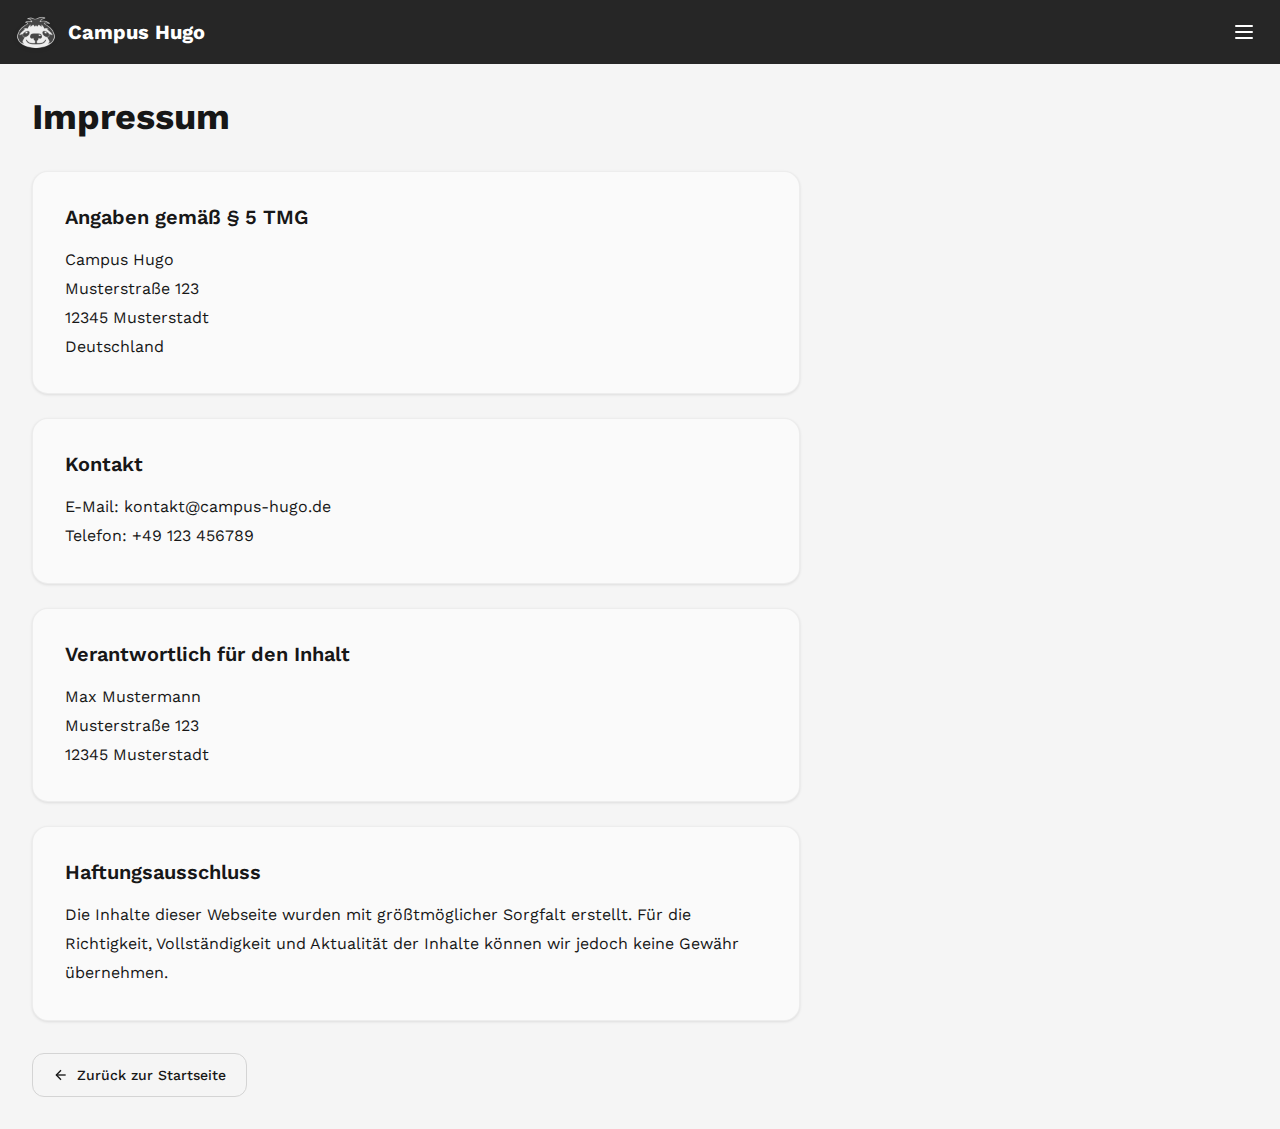
<file: static-export/impressum.html>
<!DOCTYPE html>
<html lang="de">
<head>
  <meta charset="UTF-8">
  <meta name="viewport" content="width=device-width, initial-scale=1.0">
  <meta name="description" content="Impressum - Campus Hugo">
  <title>Impressum - Campus Hugo</title>
  <link rel="stylesheet" href="css/styles.css">
  <link rel="icon" href="assets/sloth-icon.png">
</head>
<body>
  <!-- Header -->
  <header class="header">
    <div class="header-inner">
      <a href="index.html" class="header-logo">
        <img src="assets/sloth-icon.png" alt="Logo">
        <div class="header-logo-text">
          <span class="header-logo-title">Campus Hugo</span>
        </div>
      </a>
      
      <button class="menu-btn" aria-label="Menü öffnen">
        <svg xmlns="http://www.w3.org/2000/svg" viewBox="0 0 24 24" fill="none" stroke="currentColor" stroke-width="2" stroke-linecap="round" stroke-linejoin="round">
          <line x1="4" x2="20" y1="12" y2="12"/><line x1="4" x2="20" y1="6" y2="6"/><line x1="4" x2="20" y1="18" y2="18"/>
        </svg>
      </button>
    </div>
  </header>
  
  <!-- Menu -->
  <div class="menu-overlay"></div>
  <div class="menu-dropdown">
    <nav>
      <a href="index.html">
        <svg xmlns="http://www.w3.org/2000/svg" viewBox="0 0 24 24" fill="none" stroke="currentColor" stroke-width="2"><path d="m3 9 9-7 9 7v11a2 2 0 0 1-2 2H5a2 2 0 0 1-2-2z"/><polyline points="9 22 9 12 15 12 15 22"/></svg>
        Home
      </a>
      <div class="menu-divider"></div>
      <a href="login.html" class="accent-link">
        <svg xmlns="http://www.w3.org/2000/svg" viewBox="0 0 24 24" fill="none" stroke="currentColor" stroke-width="2"><path d="M9 21H5a2 2 0 0 1-2-2V5a2 2 0 0 1 2-2h4"/><polyline points="16 17 21 12 16 7"/><line x1="21" x2="9" y1="12" y2="12"/></svg>
        Anmelden
      </a>
    </nav>
  </div>

  <main class="page-container py-8">
    <div style="max-width: 48rem;">
      <h1 style="margin-bottom: 2rem;">Impressum</h1>
      
      <div class="card" style="margin-bottom: 1.5rem;">
        <h2 style="font-size: 1.25rem; margin-bottom: 1rem;">Angaben gemäß § 5 TMG</h2>
        <p style="color: var(--muted-foreground); line-height: 1.8;">
          Campus Hugo<br>
          Musterstraße 123<br>
          12345 Musterstadt<br>
          Deutschland
        </p>
      </div>

      <div class="card" style="margin-bottom: 1.5rem;">
        <h2 style="font-size: 1.25rem; margin-bottom: 1rem;">Kontakt</h2>
        <p style="color: var(--muted-foreground); line-height: 1.8;">
          E-Mail: kontakt@campus-hugo.de<br>
          Telefon: +49 123 456789
        </p>
      </div>

      <div class="card" style="margin-bottom: 1.5rem;">
        <h2 style="font-size: 1.25rem; margin-bottom: 1rem;">Verantwortlich für den Inhalt</h2>
        <p style="color: var(--muted-foreground); line-height: 1.8;">
          Max Mustermann<br>
          Musterstraße 123<br>
          12345 Musterstadt
        </p>
      </div>

      <div class="card">
        <h2 style="font-size: 1.25rem; margin-bottom: 1rem;">Haftungsausschluss</h2>
        <p style="color: var(--muted-foreground); line-height: 1.8;">
          Die Inhalte dieser Webseite wurden mit größtmöglicher Sorgfalt erstellt. 
          Für die Richtigkeit, Vollständigkeit und Aktualität der Inhalte können wir 
          jedoch keine Gewähr übernehmen.
        </p>
      </div>

      <div style="margin-top: 2rem;">
        <a href="index.html" class="btn btn-outline">
          <svg xmlns="http://www.w3.org/2000/svg" width="16" height="16" viewBox="0 0 24 24" fill="none" stroke="currentColor" stroke-width="2"><path d="m12 19-7-7 7-7"/><path d="M19 12H5"/></svg>
          Zurück zur Startseite
        </a>
      </div>
    </div>
  </main>

  <script src="js/app.js"></script>
</body>
</html>
</file>
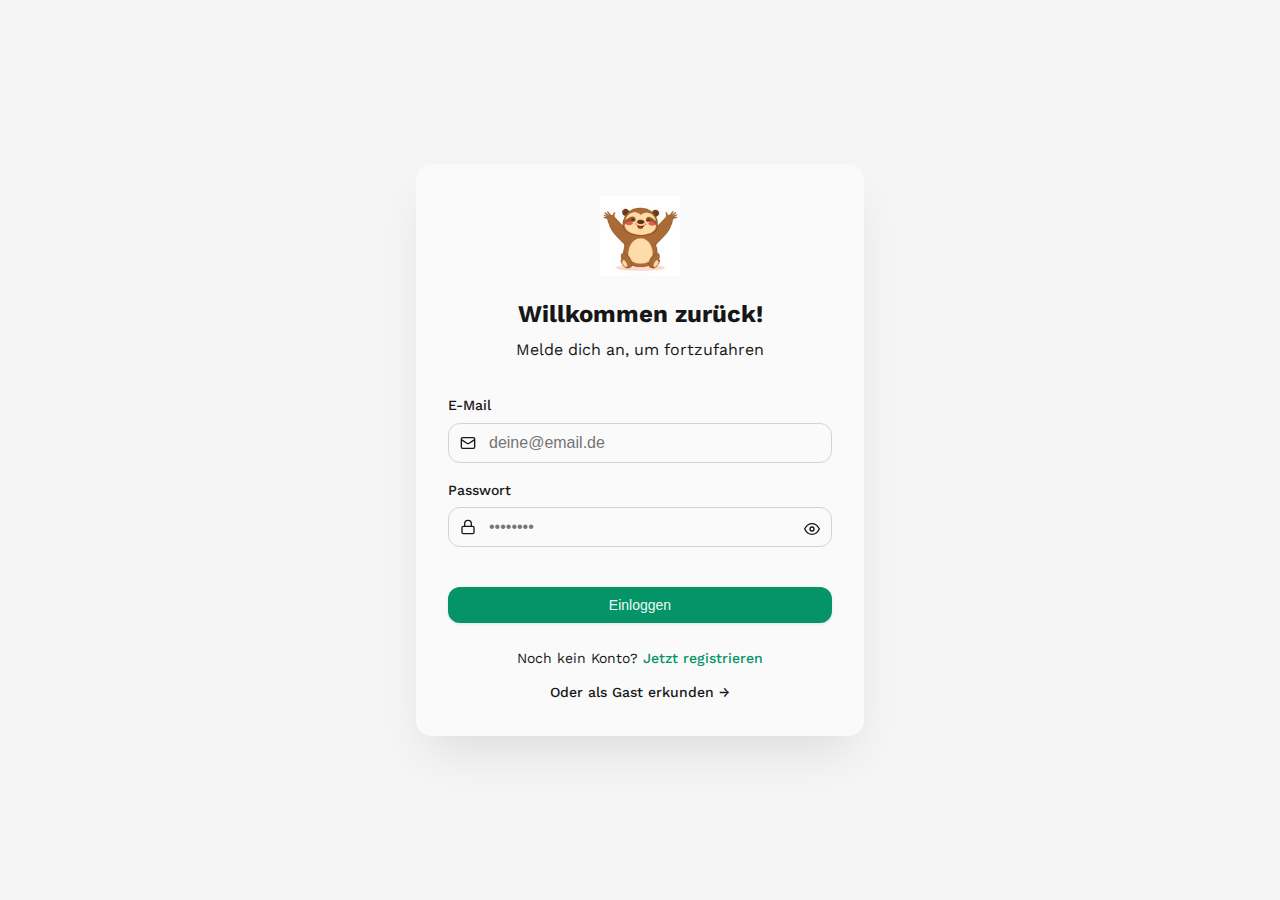
<file: static-export/login.html>
<!DOCTYPE html>
<html lang="de">
<head>
  <meta charset="UTF-8">
  <meta name="viewport" content="width=device-width, initial-scale=1.0">
  <meta name="description" content="Anmelden bei Campus Hugo">
  <title>Anmelden - Campus Hugo</title>
  <link rel="stylesheet" href="css/styles.css">
  <link rel="icon" href="assets/sloth-icon.png">
</head>
<body>
  <div class="auth-page">
    <div class="auth-card">
      <div class="auth-header">
        <img src="assets/sloth-mascot.png" alt="Maskottchen">
        <h1>Willkommen zurück!</h1>
        <p>Melde dich an, um fortzufahren</p>
      </div>

      <form id="login-form">
        <div class="form-group">
          <label for="email" class="form-label">E-Mail</label>
          <div class="form-input-icon">
            <svg class="icon" xmlns="http://www.w3.org/2000/svg" viewBox="0 0 24 24" fill="none" stroke="currentColor" stroke-width="2"><rect width="20" height="16" x="2" y="4" rx="2"/><path d="m22 7-8.97 5.7a1.94 1.94 0 0 1-2.06 0L2 7"/></svg>
            <input type="email" id="email" name="email" class="form-input" placeholder="deine@email.de" required>
          </div>
        </div>

        <div class="form-group">
          <label for="password" class="form-label">Passwort</label>
          <div class="form-input-icon">
            <svg class="icon" xmlns="http://www.w3.org/2000/svg" viewBox="0 0 24 24" fill="none" stroke="currentColor" stroke-width="2"><rect width="18" height="11" x="3" y="11" rx="2" ry="2"/><path d="M7 11V7a5 5 0 0 1 10 0v4"/></svg>
            <input type="password" id="password" name="password" class="form-input" placeholder="••••••••" required style="padding-right: 2.5rem;">
            <span class="icon icon-right toggle-password">
              <svg xmlns="http://www.w3.org/2000/svg" width="16" height="16" viewBox="0 0 24 24" fill="none" stroke="currentColor" stroke-width="2"><path d="M1 12s4-8 11-8 11 8 11 8-4 8-11 8-11-8-11-8z"/><circle cx="12" cy="12" r="3"/></svg>
            </span>
          </div>
        </div>

        <button type="submit" class="btn btn-primary w-full" style="margin-top: 1.5rem;">
          Einloggen
        </button>
      </form>

      <div class="auth-footer" style="margin-top: 1.5rem;">
        <p>
          Noch kein Konto? 
          <a href="registrierung.html">Jetzt registrieren</a>
        </p>
        <p style="margin-top: 0.75rem;">
          <a href="dashboard.html?guest=true" style="color: var(--muted-foreground);">
            Oder als Gast erkunden →
          </a>
        </p>
      </div>
    </div>
  </div>

  <script src="js/app.js"></script>
</body>
</html>
</file>
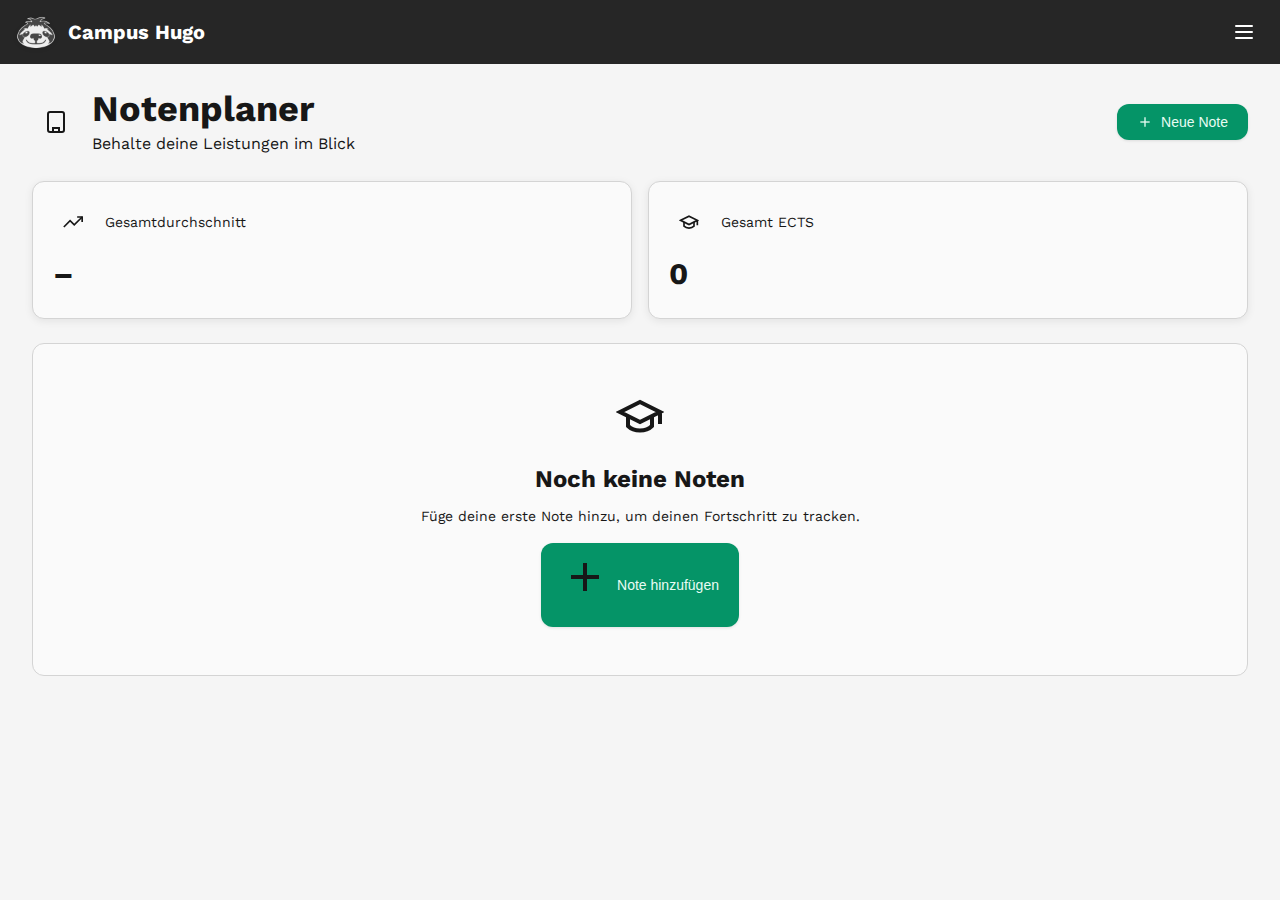
<file: static-export/notenplaner.html>
<!DOCTYPE html>
<html lang="de">
<head>
  <meta charset="UTF-8">
  <meta name="viewport" content="width=device-width, initial-scale=1.0">
  <meta name="description" content="Notenplaner - Behalte deine Leistungen im Blick">
  <title>Notenplaner - Campus Hugo</title>
  <link rel="stylesheet" href="css/styles.css">
  <link rel="icon" href="assets/sloth-icon.png">
  <style>
    .notenplaner-header {
      display: flex;
      align-items: center;
      justify-content: space-between;
      margin-bottom: 1.5rem;
    }
    .notenplaner-title-group {
      display: flex;
      align-items: center;
      gap: 0.75rem;
    }
    .notenplaner-icon {
      width: 3rem;
      height: 3rem;
      background: hsl(var(--primary) / 0.1);
      border-radius: 50%;
      display: flex;
      align-items: center;
      justify-content: center;
    }
    .notenplaner-icon svg {
      width: 1.5rem;
      height: 1.5rem;
      color: hsl(var(--primary));
    }
    .stats-grid {
      display: grid;
      grid-template-columns: 1fr 1fr;
      gap: 1rem;
      margin-bottom: 1.5rem;
    }
    .stat-card {
      background: var(--card);
      border-radius: 0.75rem;
      padding: 1.25rem;
      box-shadow: 0 2px 8px rgba(0,0,0,0.08);
      border: 1px solid var(--border);
    }
    .stat-card-header {
      display: flex;
      align-items: center;
      gap: 0.75rem;
      margin-bottom: 0.5rem;
    }
    .stat-icon {
      width: 2.5rem;
      height: 2.5rem;
      background: hsl(var(--primary) / 0.1);
      border-radius: 0.5rem;
      display: flex;
      align-items: center;
      justify-content: center;
    }
    .stat-icon svg {
      width: 1.25rem;
      height: 1.25rem;
      color: hsl(var(--primary));
    }
    .stat-label {
      font-size: 0.875rem;
      color: var(--muted-foreground);
    }
    .stat-value {
      font-size: 1.875rem;
      font-weight: 700;
    }
    .grade-great { color: var(--mood-great); }
    .grade-good { color: var(--mood-good); }
    .grade-neutral { color: var(--mood-neutral); }
    .grade-unwell { color: var(--mood-unwell); }
    .grade-bad { color: var(--mood-bad); }
    
    .semester-group {
      margin-bottom: 1.5rem;
    }
    .semester-header {
      display: flex;
      align-items: center;
      justify-content: space-between;
      background: var(--muted);
      border-radius: 0.5rem;
      padding: 0.75rem 1rem;
      margin-bottom: 0.75rem;
    }
    .semester-title {
      font-weight: 700;
    }
    .semester-stats {
      display: flex;
      gap: 1rem;
      font-size: 0.875rem;
      color: var(--muted-foreground);
    }
    .grade-card {
      background: var(--card);
      border-radius: 0.75rem;
      padding: 1rem;
      display: flex;
      align-items: center;
      justify-content: space-between;
      margin-bottom: 0.5rem;
      box-shadow: 0 2px 8px rgba(0,0,0,0.08);
      border: 1px solid var(--border);
      animation: fadeIn 0.3s ease-out;
    }
    .grade-card-left {
      display: flex;
      align-items: center;
      gap: 1rem;
    }
    .grade-value {
      font-size: 1.5rem;
      font-weight: 700;
      width: 3.5rem;
      text-align: center;
    }
    .grade-info h3 {
      font-weight: 700;
      margin-bottom: 0.25rem;
    }
    .grade-info p {
      font-size: 0.875rem;
      color: var(--muted-foreground);
    }
    .grade-actions {
      display: flex;
      gap: 0.25rem;
    }
    .grade-actions button {
      background: transparent;
      border: none;
      padding: 0.5rem;
      cursor: pointer;
      color: var(--muted-foreground);
      border-radius: 0.375rem;
      transition: all 0.2s;
    }
    .grade-actions button:hover {
      background: var(--muted);
    }
    .grade-actions button.delete:hover {
      color: #ef4444;
    }
    .grade-actions button.edit:hover {
      color: hsl(var(--primary));
    }
    
    .empty-state {
      background: var(--card);
      border-radius: 0.75rem;
      padding: 3rem;
      text-align: center;
      border: 1px solid var(--border);
    }
    .empty-state svg {
      width: 3rem;
      height: 3rem;
      color: var(--muted-foreground);
      margin-bottom: 1rem;
    }
    .empty-state h3 {
      font-weight: 700;
      margin-bottom: 0.5rem;
    }
    .empty-state p {
      color: var(--muted-foreground);
      font-size: 0.875rem;
      margin-bottom: 1rem;
    }
    
    /* Dialog Form */
    .form-group {
      margin-bottom: 1rem;
    }
    .form-group label {
      display: block;
      font-size: 0.875rem;
      font-weight: 500;
      margin-bottom: 0.5rem;
    }
    .form-group input {
      width: 100%;
      padding: 0.625rem 0.75rem;
      border: 1px solid var(--border);
      border-radius: 0.5rem;
      font-size: 1rem;
      background: var(--background);
    }
    .form-group input:focus {
      outline: none;
      border-color: hsl(var(--primary));
      box-shadow: 0 0 0 3px hsl(var(--primary) / 0.1);
    }
    .form-row {
      display: grid;
      grid-template-columns: 1fr 1fr;
      gap: 1rem;
    }
    .form-hint {
      font-size: 0.75rem;
      color: var(--muted-foreground);
      margin-top: 0.25rem;
    }
  </style>
</head>
<body>
  <!-- Header -->
  <header class="header">
    <div class="header-inner">
      <a href="dashboard.html" class="header-logo">
        <img src="assets/sloth-icon.png" alt="Logo">
        <div class="header-logo-text">
          <span class="header-logo-title">Campus Hugo</span>
        </div>
      </a>
      
      <button class="menu-btn" aria-label="Menü öffnen">
        <svg xmlns="http://www.w3.org/2000/svg" viewBox="0 0 24 24" fill="none" stroke="currentColor" stroke-width="2" stroke-linecap="round" stroke-linejoin="round">
          <line x1="4" x2="20" y1="12" y2="12"/><line x1="4" x2="20" y1="6" y2="6"/><line x1="4" x2="20" y1="18" y2="18"/>
        </svg>
      </button>
    </div>
  </header>
  
  <!-- Menu Overlay -->
  <div class="menu-overlay"></div>
  <div class="menu-dropdown">
    <nav>
      <a href="dashboard.html">
        <svg xmlns="http://www.w3.org/2000/svg" viewBox="0 0 24 24" fill="none" stroke="currentColor" stroke-width="2"><path d="m3 9 9-7 9 7v11a2 2 0 0 1-2 2H5a2 2 0 0 1-2-2z"/><polyline points="9 22 9 12 15 12 15 22"/></svg>
        Home
      </a>
      <a href="forum.html">
        <svg xmlns="http://www.w3.org/2000/svg" viewBox="0 0 24 24" fill="none" stroke="currentColor" stroke-width="2"><path d="M7.9 20A9 9 0 1 0 4 16.1L2 22Z"/></svg>
        Forum
      </a>
      <a href="berater.html">
        <svg xmlns="http://www.w3.org/2000/svg" viewBox="0 0 24 24" fill="none" stroke="currentColor" stroke-width="2"><path d="M16 21v-2a4 4 0 0 0-4-4H6a4 4 0 0 0-4 4v2"/><circle cx="9" cy="7" r="4"/><path d="M22 21v-2a4 4 0 0 0-3-3.87"/><path d="M16 3.13a4 4 0 0 1 0 7.75"/></svg>
        Beratung
      </a>
      <a href="notenplaner.html" class="active">
        <svg xmlns="http://www.w3.org/2000/svg" viewBox="0 0 24 24" fill="none" stroke="currentColor" stroke-width="2"><rect width="16" height="20" x="4" y="2" rx="2" ry="2"/><path d="M9 22v-4h6v4"/><path d="M8 6h.01"/><path d="M16 6h.01"/><path d="M12 6h.01"/><path d="M12 10h.01"/><path d="M12 14h.01"/><path d="M16 10h.01"/><path d="M16 14h.01"/><path d="M8 10h.01"/><path d="M8 14h.01"/></svg>
        Notenplaner
      </a>
      <a href="artikel.html">
        <svg xmlns="http://www.w3.org/2000/svg" viewBox="0 0 24 24" fill="none" stroke="currentColor" stroke-width="2"><path d="M2 3h6a4 4 0 0 1 4 4v14a3 3 0 0 0-3-3H2z"/><path d="M22 3h-6a4 4 0 0 0-4 4v14a3 3 0 0 1 3-3h7z"/></svg>
        Wissen
      </a>
      <a href="einstellungen.html">
        <svg xmlns="http://www.w3.org/2000/svg" viewBox="0 0 24 24" fill="none" stroke="currentColor" stroke-width="2"><path d="M12.22 2h-.44a2 2 0 0 0-2 2v.18a2 2 0 0 1-1 1.73l-.43.25a2 2 0 0 1-2 0l-.15-.08a2 2 0 0 0-2.73.73l-.22.38a2 2 0 0 0 .73 2.73l.15.1a2 2 0 0 1 1 1.72v.51a2 2 0 0 1-1 1.74l-.15.09a2 2 0 0 0-.73 2.73l.22.38a2 2 0 0 0 2.73.73l.15-.08a2 2 0 0 1 2 0l.43.25a2 2 0 0 1 1 1.73V20a2 2 0 0 0 2 2h.44a2 2 0 0 0 2-2v-.18a2 2 0 0 1 1-1.73l.43-.25a2 2 0 0 1 2 0l.15.08a2 2 0 0 0 2.73-.73l.22-.39a2 2 0 0 0-.73-2.73l-.15-.08a2 2 0 0 1-1-1.74v-.5a2 2 0 0 1 1-1.74l.15-.09a2 2 0 0 0 .73-2.73l-.22-.38a2 2 0 0 0-2.73-.73l-.15.08a2 2 0 0 1-2 0l-.43-.25a2 2 0 0 1-1-1.73V4a2 2 0 0 0-2-2z"/><circle cx="12" cy="12" r="3"/></svg>
        Dein Profil
      </a>
      <div class="menu-divider"></div>
      <a href="index.html" class="accent-link">
        <svg xmlns="http://www.w3.org/2000/svg" viewBox="0 0 24 24" fill="none" stroke="currentColor" stroke-width="2"><path d="M9 21H5a2 2 0 0 1-2-2V5a2 2 0 0 1 2-2h4"/><polyline points="16 17 21 12 16 7"/><line x1="21" x2="9" y1="12" y2="12"/></svg>
        Log Out
      </a>
    </nav>
  </div>

  <main class="page-container" style="padding-top: 1.5rem; padding-bottom: 2rem;">
    <!-- Header -->
    <div class="notenplaner-header">
      <div class="notenplaner-title-group">
        <div class="notenplaner-icon">
          <svg xmlns="http://www.w3.org/2000/svg" viewBox="0 0 24 24" fill="none" stroke="currentColor" stroke-width="2"><rect width="16" height="20" x="4" y="2" rx="2" ry="2"/><path d="M9 22v-4h6v4"/><path d="M8 6h.01"/><path d="M16 6h.01"/><path d="M12 6h.01"/><path d="M12 10h.01"/><path d="M12 14h.01"/><path d="M16 10h.01"/><path d="M16 14h.01"/><path d="M8 10h.01"/><path d="M8 14h.01"/></svg>
        </div>
        <div>
          <h1>Notenplaner</h1>
          <p style="color: var(--muted-foreground);">Behalte deine Leistungen im Blick</p>
        </div>
      </div>
      <button class="btn btn-primary" id="add-grade-btn">
        <svg xmlns="http://www.w3.org/2000/svg" width="16" height="16" viewBox="0 0 24 24" fill="none" stroke="currentColor" stroke-width="2"><path d="M5 12h14"/><path d="M12 5v14"/></svg>
        Neue Note
      </button>
    </div>

    <!-- Stats -->
    <div class="stats-grid">
      <div class="stat-card">
        <div class="stat-card-header">
          <div class="stat-icon">
            <svg xmlns="http://www.w3.org/2000/svg" viewBox="0 0 24 24" fill="none" stroke="currentColor" stroke-width="2"><polyline points="23 6 13.5 15.5 8.5 10.5 1 18"/><polyline points="17 6 23 6 23 12"/></svg>
          </div>
          <span class="stat-label">Gesamtdurchschnitt</span>
        </div>
        <p class="stat-value" id="average-grade">–</p>
      </div>
      <div class="stat-card">
        <div class="stat-card-header">
          <div class="stat-icon" style="background: hsl(var(--accent) / 0.1);">
            <svg xmlns="http://www.w3.org/2000/svg" viewBox="0 0 24 24" fill="none" stroke="currentColor" stroke-width="2"><path d="M22 10v6M2 10l10-5 10 5-10 5z"/><path d="M6 12v5c3 3 9 3 12 0v-5"/></svg>
          </div>
          <span class="stat-label">Gesamt ECTS</span>
        </div>
        <p class="stat-value" id="total-ects">0</p>
      </div>
    </div>

    <!-- Grades List -->
    <div id="grades-list">
      <!-- Will be populated by JS -->
    </div>

    <!-- Empty State -->
    <div class="empty-state" id="empty-state" style="display: none;">
      <svg xmlns="http://www.w3.org/2000/svg" viewBox="0 0 24 24" fill="none" stroke="currentColor" stroke-width="2"><path d="M22 10v6M2 10l10-5 10 5-10 5z"/><path d="M6 12v5c3 3 9 3 12 0v-5"/></svg>
      <h3>Noch keine Noten</h3>
      <p>Füge deine erste Note hinzu, um deinen Fortschritt zu tracken.</p>
      <button class="btn btn-primary" id="add-grade-btn-empty">
        <svg xmlns="http://www.w3.org/2000/svg" width="16" height="16" viewBox="0 0 24 24" fill="none" stroke="currentColor" stroke-width="2"><path d="M5 12h14"/><path d="M12 5v14"/></svg>
        Note hinzufügen
      </button>
    </div>
  </main>

  <!-- Add/Edit Grade Dialog -->
  <div class="dialog-overlay"></div>
  <div class="dialog" id="grade-dialog">
    <button class="dialog-close" aria-label="Schließen">
      <svg xmlns="http://www.w3.org/2000/svg" width="20" height="20" viewBox="0 0 24 24" fill="none" stroke="currentColor" stroke-width="2"><path d="M18 6 6 18"/><path d="m6 6 12 12"/></svg>
    </button>
    <div class="dialog-content">
      <h2 id="grade-dialog-title" style="margin-bottom: 1.5rem;">Neue Note hinzufügen</h2>
      
      <form id="grade-form">
        <div class="form-group">
          <label for="subject">Fach</label>
          <input type="text" id="subject" name="subject" placeholder="z.B. Mathematik I" required>
        </div>
        
        <div class="form-row">
          <div class="form-group">
            <label for="grade">Note</label>
            <input type="number" id="grade" name="grade" step="0.1" min="1.0" max="5.0" placeholder="1.0 - 5.0" required>
          </div>
          <div class="form-group">
            <label for="credits">ECTS</label>
            <input type="number" id="credits" name="credits" min="1" placeholder="z.B. 6" required>
          </div>
        </div>
        
        <div class="form-group">
          <label for="semester">Semester *</label>
          <input type="text" id="semester" name="semester" placeholder="z.B. WS 2024/25" required>
          <p class="form-hint">Pflichtfeld</p>
        </div>
        
        <button type="submit" class="btn btn-primary" style="width: 100%; margin-top: 0.5rem;" id="grade-submit-btn">
          Speichern
        </button>
      </form>
    </div>
  </div>

  <script src="js/app.js"></script>
  <script>
    // Notenplaner specific functionality
    const GradeManager = {
      grades: [],
      editingId: null,
      
      init() {
        this.grades = JSON.parse(localStorage.getItem('grades') || '[]');
        this.render();
        this.bindEvents();
      },
      
      save() {
        localStorage.setItem('grades', JSON.stringify(this.grades));
        this.render();
      },
      
      getGradeColor(grade) {
        if (grade <= 1.5) return 'grade-great';
        if (grade <= 2.5) return 'grade-good';
        if (grade <= 3.5) return 'grade-neutral';
        if (grade <= 4.0) return 'grade-unwell';
        return 'grade-bad';
      },
      
      calculateAverage(gradeList = this.grades) {
        if (gradeList.length === 0) return 0;
        const totalCredits = gradeList.reduce((sum, g) => sum + g.credits, 0);
        const weightedSum = gradeList.reduce((sum, g) => sum + g.grade * g.credits, 0);
        return totalCredits > 0 ? (weightedSum / totalCredits).toFixed(2) : 0;
      },
      
      groupBySemester() {
        const groups = {};
        this.grades.forEach(grade => {
          const sem = grade.semester || 'Aktuell';
          if (!groups[sem]) groups[sem] = [];
          groups[sem].push(grade);
        });
        return groups;
      },
      
      sortSemesters(semesters) {
        return semesters.sort((a, b) => {
          const getSortValue = (s) => {
            const simpleNum = s.match(/(\d+)/);
            if (simpleNum && !s.match(/\d{4}/)) {
              return parseInt(simpleNum[1]) * 100;
            }
            const yearMatch = s.match(/(\d{4})/);
            if (yearMatch) {
              const year = parseInt(yearMatch[1]);
              const isWinter = s.toLowerCase().includes('ws');
              return year * 10 + (isWinter ? 1 : 0);
            }
            if (s.toLowerCase() === 'aktuell') return 999999;
            return 0;
          };
          return getSortValue(b) - getSortValue(a);
        });
      },
      
      render() {
        const listEl = document.getElementById('grades-list');
        const emptyEl = document.getElementById('empty-state');
        const avgEl = document.getElementById('average-grade');
        const ectsEl = document.getElementById('total-ects');
        
        // Update stats
        const avg = this.calculateAverage();
        avgEl.textContent = this.grades.length > 0 ? avg : '–';
        avgEl.className = 'stat-value ' + (this.grades.length > 0 ? this.getGradeColor(parseFloat(avg)) : '');
        
        const totalEcts = this.grades.reduce((sum, g) => sum + g.credits, 0);
        ectsEl.textContent = totalEcts;
        
        if (this.grades.length === 0) {
          listEl.innerHTML = '';
          emptyEl.style.display = '';
          return;
        }
        
        emptyEl.style.display = 'none';
        
        const grouped = this.groupBySemester();
        const sortedSemesters = this.sortSemesters(Object.keys(grouped));
        
        let html = '';
        sortedSemesters.forEach(semester => {
          const semGrades = grouped[semester];
          const semCredits = semGrades.reduce((sum, g) => sum + g.credits, 0);
          const semAvg = this.calculateAverage(semGrades);
          
          html += `
            <div class="semester-group">
              <div class="semester-header">
                <h2 class="semester-title">${semester}</h2>
                <div class="semester-stats">
                  <span>Ø <span class="${this.getGradeColor(parseFloat(semAvg))}" style="font-weight: 700;">${semAvg}</span></span>
                  <span><span style="font-weight: 700;">${semCredits}</span> ECTS</span>
                </div>
              </div>
              ${semGrades.map(grade => `
                <div class="grade-card" data-id="${grade.id}">
                  <div class="grade-card-left">
                    <div class="grade-value ${this.getGradeColor(grade.grade)}">${grade.grade.toFixed(1)}</div>
                    <div class="grade-info">
                      <h3>${grade.subject}</h3>
                      <p>${grade.credits} ECTS</p>
                    </div>
                  </div>
                  <div class="grade-actions">
                    <button class="edit" data-id="${grade.id}" title="Bearbeiten">
                      <svg xmlns="http://www.w3.org/2000/svg" width="16" height="16" viewBox="0 0 24 24" fill="none" stroke="currentColor" stroke-width="2"><path d="M17 3a2.85 2.83 0 1 1 4 4L7.5 20.5 2 22l1.5-5.5Z"/><path d="m15 5 4 4"/></svg>
                    </button>
                    <button class="delete" data-id="${grade.id}" title="Löschen">
                      <svg xmlns="http://www.w3.org/2000/svg" width="16" height="16" viewBox="0 0 24 24" fill="none" stroke="currentColor" stroke-width="2"><path d="M3 6h18"/><path d="M19 6v14c0 1-1 2-2 2H7c-1 0-2-1-2-2V6"/><path d="M8 6V4c0-1 1-2 2-2h4c1 0 2 1 2 2v2"/></svg>
                    </button>
                  </div>
                </div>
              `).join('')}
            </div>
          `;
        });
        
        listEl.innerHTML = html;
        
        // Bind edit/delete events
        listEl.querySelectorAll('.edit').forEach(btn => {
          btn.addEventListener('click', () => this.startEdit(btn.dataset.id));
        });
        listEl.querySelectorAll('.delete').forEach(btn => {
          btn.addEventListener('click', () => this.delete(btn.dataset.id));
        });
      },
      
      bindEvents() {
        document.getElementById('add-grade-btn').addEventListener('click', () => this.openDialog());
        document.getElementById('add-grade-btn-empty')?.addEventListener('click', () => this.openDialog());
        
        document.getElementById('grade-form').addEventListener('submit', (e) => {
          e.preventDefault();
          this.saveGrade();
        });
      },
      
      openDialog(editId = null) {
        this.editingId = editId;
        const form = document.getElementById('grade-form');
        const title = document.getElementById('grade-dialog-title');
        const submitBtn = document.getElementById('grade-submit-btn');
        
        if (editId) {
          const grade = this.grades.find(g => g.id === editId);
          if (grade) {
            form.subject.value = grade.subject;
            form.grade.value = grade.grade;
            form.credits.value = grade.credits;
            form.semester.value = grade.semester;
            title.textContent = 'Note bearbeiten';
            submitBtn.textContent = 'Aktualisieren';
          }
        } else {
          form.reset();
          title.textContent = 'Neue Note hinzufügen';
          submitBtn.textContent = 'Speichern';
        }
        
        openDialog('grade-dialog');
      },
      
      startEdit(id) {
        this.openDialog(id);
      },
      
      saveGrade() {
        const form = document.getElementById('grade-form');
        const subject = form.subject.value.trim();
        const grade = parseFloat(form.grade.value);
        const credits = parseInt(form.credits.value);
        const semester = form.semester.value.trim();
        
        if (!subject || !grade || !credits || !semester) {
          showToast('Bitte fülle alle Pflichtfelder aus');
          return;
        }
        
        if (this.editingId) {
          const idx = this.grades.findIndex(g => g.id === this.editingId);
          if (idx !== -1) {
            this.grades[idx] = { ...this.grades[idx], subject, grade, credits, semester };
            showToast(`${subject} wurde aktualisiert`);
          }
        } else {
          this.grades.push({
            id: Date.now().toString(),
            subject,
            grade,
            credits,
            semester
          });
          showToast(`${subject} wurde gespeichert`);
        }
        
        this.save();
        closeDialog('grade-dialog');
        this.editingId = null;
      },
      
      delete(id) {
        this.grades = this.grades.filter(g => g.id !== id);
        this.save();
        showToast('Note wurde entfernt');
      }
    };
    
    document.addEventListener('DOMContentLoaded', () => {
      GradeManager.init();
    });
  </script>
</body>
</html>
</file>
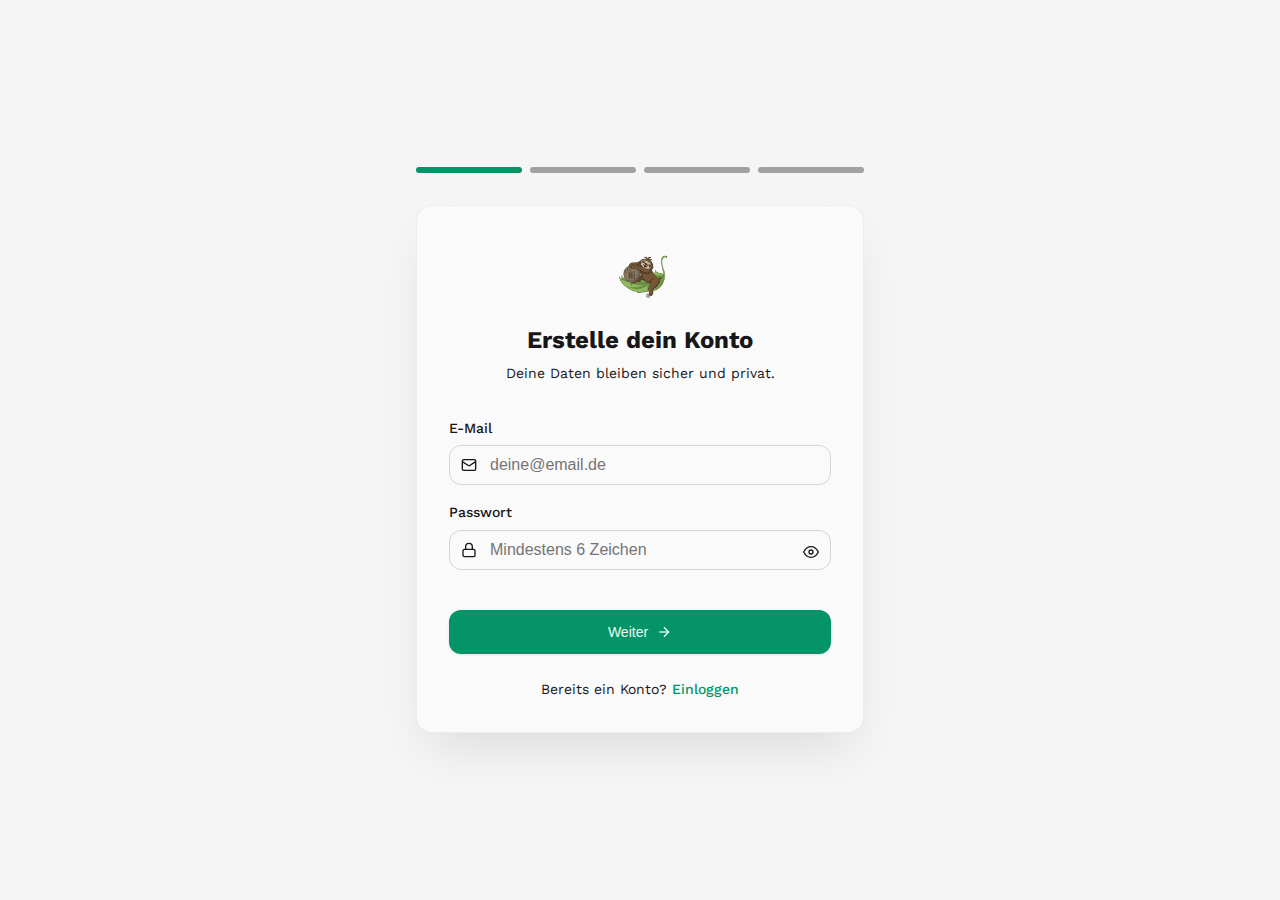
<file: static-export/registrierung.html>
<!DOCTYPE html>
<html lang="de">
<head>
  <meta charset="UTF-8">
  <meta name="viewport" content="width=device-width, initial-scale=1.0">
  <meta name="description" content="Registrieren bei Campus Hugo">
  <title>Registrierung - Campus Hugo</title>
  <link rel="stylesheet" href="css/styles.css">
  <link rel="icon" href="assets/sloth-icon.png">
  <style>
    .reg-step { display: none; }
    .reg-step.active { display: block; }
    .step-icon {
      width: 3.5rem;
      height: 3.5rem;
      background: rgba(0, 166, 126, 0.1);
      border-radius: 0.75rem;
      display: flex;
      align-items: center;
      justify-content: center;
      margin: 0 auto 1rem;
    }
    .step-icon svg {
      width: 1.75rem;
      height: 1.75rem;
      color: var(--primary);
    }
  </style>
</head>
<body>
  <div class="auth-page">
    <div style="width: 100%; max-width: 28rem;">
      <!-- Progress -->
      <div class="progress-steps">
        <div class="progress-step active"></div>
        <div class="progress-step"></div>
        <div class="progress-step"></div>
        <div class="progress-step"></div>
      </div>

      <div class="auth-card" style="border: 1px solid rgba(0,0,0,0.05);">
        <form id="registration-form">
          
          <!-- Step 1: Account -->
          <div class="reg-step active" data-step="1">
            <div class="auth-header">
              <img src="assets/hugo-mascot.png" alt="Hugo" style="width: 4rem; height: 4rem; animation: float 3s ease-in-out infinite;">
              <h1 style="font-size: 1.5rem;">Erstelle dein Konto</h1>
              <p style="font-size: 0.875rem;">Deine Daten bleiben sicher und privat.</p>
            </div>
            
            <div class="form-group">
              <label for="email" class="form-label">E-Mail</label>
              <div class="form-input-icon">
                <svg class="icon" xmlns="http://www.w3.org/2000/svg" viewBox="0 0 24 24" fill="none" stroke="currentColor" stroke-width="2"><rect width="20" height="16" x="2" y="4" rx="2"/><path d="m22 7-8.97 5.7a1.94 1.94 0 0 1-2.06 0L2 7"/></svg>
                <input type="email" id="email" name="email" class="form-input" placeholder="deine@email.de" required>
              </div>
            </div>

            <div class="form-group">
              <label for="password" class="form-label">Passwort</label>
              <div class="form-input-icon">
                <svg class="icon" xmlns="http://www.w3.org/2000/svg" viewBox="0 0 24 24" fill="none" stroke="currentColor" stroke-width="2"><rect width="18" height="11" x="3" y="11" rx="2" ry="2"/><path d="M7 11V7a5 5 0 0 1 10 0v4"/></svg>
                <input type="password" id="password" name="password" class="form-input" placeholder="Mindestens 6 Zeichen" required style="padding-right: 2.5rem;">
                <span class="icon icon-right toggle-password">
                  <svg xmlns="http://www.w3.org/2000/svg" width="16" height="16" viewBox="0 0 24 24" fill="none" stroke="currentColor" stroke-width="2"><path d="M1 12s4-8 11-8 11 8 11 8-4 8-11 8-11-8-11-8z"/><circle cx="12" cy="12" r="3"/></svg>
                </span>
              </div>
            </div>

            <button type="button" class="btn btn-primary w-full btn-next" style="margin-top: 1.5rem; height: 2.75rem;">
              Weiter
              <svg xmlns="http://www.w3.org/2000/svg" width="16" height="16" viewBox="0 0 24 24" fill="none" stroke="currentColor" stroke-width="2"><path d="M5 12h14"/><path d="m12 5 7 7-7 7"/></svg>
            </button>

            <p style="font-size: 0.875rem; color: var(--muted-foreground); text-align: center; margin-top: 1.5rem;">
              Bereits ein Konto? 
              <a href="login.html" style="color: var(--primary); font-weight: 500;">Einloggen</a>
            </p>
          </div>

          <!-- Step 2: Name -->
          <div class="reg-step" data-step="2">
            <div class="auth-header">
              <div class="step-icon">
                <svg xmlns="http://www.w3.org/2000/svg" viewBox="0 0 24 24" fill="none" stroke="currentColor" stroke-width="2"><path d="M19 21v-2a4 4 0 0 0-4-4H9a4 4 0 0 0-4 4v2"/><circle cx="12" cy="7" r="4"/></svg>
              </div>
              <h1 style="font-size: 1.5rem;">Wie heißt du?</h1>
              <p style="font-size: 0.875rem;">So können wir dich persönlich begrüßen.</p>
            </div>
            
            <div class="form-group">
              <label for="username" class="form-label">Dein Name oder Spitzname</label>
              <input type="text" id="username" name="username" class="form-input" placeholder="z.B. Max">
            </div>

            <div style="display: flex; gap: 0.75rem; margin-top: 1.5rem;">
              <button type="button" class="btn btn-outline btn-back" style="height: 2.75rem;">
                <svg xmlns="http://www.w3.org/2000/svg" width="16" height="16" viewBox="0 0 24 24" fill="none" stroke="currentColor" stroke-width="2"><path d="m12 19-7-7 7-7"/><path d="M19 12H5"/></svg>
              </button>
              <button type="button" class="btn btn-primary btn-next" style="flex: 1; height: 2.75rem;">
                Weiter
                <svg xmlns="http://www.w3.org/2000/svg" width="16" height="16" viewBox="0 0 24 24" fill="none" stroke="currentColor" stroke-width="2"><path d="M5 12h14"/><path d="m12 5 7 7-7 7"/></svg>
              </button>
            </div>
          </div>

          <!-- Step 3: Studium -->
          <div class="reg-step" data-step="3">
            <div class="auth-header">
              <div class="step-icon">
                <svg xmlns="http://www.w3.org/2000/svg" viewBox="0 0 24 24" fill="none" stroke="currentColor" stroke-width="2"><path d="M6 22V4a2 2 0 0 1 2-2h8a2 2 0 0 1 2 2v18Z"/><path d="M6 12H4a2 2 0 0 0-2 2v6a2 2 0 0 0 2 2h2"/><path d="M18 9h2a2 2 0 0 1 2 2v9a2 2 0 0 1-2 2h-2"/></svg>
              </div>
              <h1 style="font-size: 1.5rem;">Dein Studium</h1>
              <p style="font-size: 0.875rem;">Hilft uns, passende Beratungsangebote zu zeigen.</p>
            </div>
            
            <div class="form-group">
              <label for="hochschule" class="form-label">Hochschule</label>
              <div class="form-input-icon">
                <svg class="icon" xmlns="http://www.w3.org/2000/svg" viewBox="0 0 24 24" fill="none" stroke="currentColor" stroke-width="2"><path d="M6 22V4a2 2 0 0 1 2-2h8a2 2 0 0 1 2 2v18Z"/><path d="M6 12H4a2 2 0 0 0-2 2v6a2 2 0 0 0 2 2h2"/><path d="M18 9h2a2 2 0 0 1 2 2v9a2 2 0 0 1-2 2h-2"/></svg>
                <input type="text" id="hochschule" name="hochschule" class="form-input" placeholder="z.B. TU München">
              </div>
              <p style="font-size: 0.75rem; color: var(--muted-foreground); margin-top: 0.25rem;">Optional</p>
            </div>

            <div class="form-group">
              <label for="studiengang" class="form-label">Studiengang</label>
              <div class="form-input-icon">
                <svg class="icon" xmlns="http://www.w3.org/2000/svg" viewBox="0 0 24 24" fill="none" stroke="currentColor" stroke-width="2"><path d="M2 3h6a4 4 0 0 1 4 4v14a3 3 0 0 0-3-3H2z"/><path d="M22 3h-6a4 4 0 0 0-4 4v14a3 3 0 0 1 3-3h7z"/></svg>
                <input type="text" id="studiengang" name="studiengang" class="form-input" placeholder="z.B. Informatik">
              </div>
              <p style="font-size: 0.75rem; color: var(--muted-foreground); margin-top: 0.25rem;">Optional</p>
            </div>

            <div style="display: flex; gap: 0.75rem; margin-top: 1.5rem;">
              <button type="button" class="btn btn-outline btn-back" style="height: 2.75rem;">
                <svg xmlns="http://www.w3.org/2000/svg" width="16" height="16" viewBox="0 0 24 24" fill="none" stroke="currentColor" stroke-width="2"><path d="m12 19-7-7 7-7"/><path d="M19 12H5"/></svg>
              </button>
              <button type="button" class="btn btn-primary btn-next" style="flex: 1; height: 2.75rem;">
                Weiter
                <svg xmlns="http://www.w3.org/2000/svg" width="16" height="16" viewBox="0 0 24 24" fill="none" stroke="currentColor" stroke-width="2"><path d="M5 12h14"/><path d="m12 5 7 7-7 7"/></svg>
              </button>
            </div>
          </div>

          <!-- Step 4: Persönliches -->
          <div class="reg-step" data-step="4">
            <div class="auth-header">
              <div class="step-icon">
                <svg xmlns="http://www.w3.org/2000/svg" viewBox="0 0 24 24" fill="none" stroke="currentColor" stroke-width="2"><path d="m12 3-1.912 5.813a2 2 0 0 1-1.275 1.275L3 12l5.813 1.912a2 2 0 0 1 1.275 1.275L12 21l1.912-5.813a2 2 0 0 1 1.275-1.275L21 12l-5.813-1.912a2 2 0 0 1-1.275-1.275L12 3Z"/><path d="M5 3v4"/><path d="M19 17v4"/><path d="M3 5h4"/><path d="M17 19h4"/></svg>
              </div>
              <h1 style="font-size: 1.5rem;">Fast geschafft!</h1>
              <p style="font-size: 0.875rem;">Diese Infos helfen Hugo, dir passende Inhalte zu zeigen.</p>
            </div>
            
            <div class="form-group">
              <label for="interessen" class="form-label">Was interessiert dich?</label>
              <textarea id="interessen" name="interessen" class="form-input" rows="2" placeholder="z.B. Sport, Musik, Reisen, Gaming..." style="resize: none;"></textarea>
              <p style="font-size: 0.75rem; color: var(--muted-foreground); margin-top: 0.25rem;">Optional</p>
            </div>

            <div class="form-group">
              <label for="gluecklich" class="form-label">Was macht dich glücklich?</label>
              <input type="text" id="gluecklich" name="gluecklich" class="form-input" placeholder="z.B. Zeit mit Freunden, guter Kaffee...">
              <p style="font-size: 0.75rem; color: var(--muted-foreground); margin-top: 0.25rem;">Optional</p>
            </div>

            <div style="display: flex; gap: 0.75rem; margin-top: 1.5rem;">
              <button type="button" class="btn btn-outline btn-back" style="height: 2.75rem;">
                <svg xmlns="http://www.w3.org/2000/svg" width="16" height="16" viewBox="0 0 24 24" fill="none" stroke="currentColor" stroke-width="2"><path d="m12 19-7-7 7-7"/><path d="M19 12H5"/></svg>
              </button>
              <button type="button" class="btn btn-primary btn-finish" style="flex: 1; height: 2.75rem;">
                Los geht's!
              </button>
            </div>
          </div>

        </form>
      </div>
    </div>
  </div>

  <script src="js/app.js"></script>
</body>
</html>
</file>
<file: static-export/css/styles.css>
/* ===== BASE STYLES ===== */
@import url('https://fonts.googleapis.com/css2?family=Work+Sans:wght@400;500;600;700&display=swap');

*, *::before, *::after {
  box-sizing: border-box;
  margin: 0;
  padding: 0;
}

:root {
  /* Light Theme */
  --background: hsl(0, 0%, 96%);
  --foreground: hsl(0, 0%, 9%);
  --card: hsl(0, 0%, 98%);
  --card-foreground: hsl(0, 0%, 9%);
  --card-dark: hsl(0, 0%, 15%);
  --card-dark-foreground: hsl(0, 0%, 98%);
  --popover: hsl(0, 0%, 89%);
  --popover-foreground: hsl(0, 0%, 9%);
  --primary: hsl(161, 93%, 30%);
  --primary-foreground: hsl(151, 80%, 95%);
  --secondary: hsl(0, 0%, 32%);
  --secondary-foreground: hsl(0, 0%, 98%);
  --muted: hsl(0, 0%, 63%);
  --muted-foreground: hsl(0, 0%, 9%);
  --accent: hsl(166, 76%, 96%);
  --accent-foreground: hsl(173, 80%, 40%);
  --destructive: hsl(0, 72%, 50%);
  --destructive-foreground: hsl(0, 85%, 97%);
  --border: hsl(0, 0%, 83%);
  --input: hsl(0, 0%, 83%);
  --ring: hsl(161, 93%, 30%);
  --radius: 0.75rem;
  
  /* Mood colors */
  --mood-great: hsl(145, 55%, 45%);
  --mood-good: hsl(120, 40%, 50%);
  --mood-neutral: hsl(45, 60%, 55%);
  --mood-unwell: hsl(25, 60%, 50%);
  --mood-bad: hsl(0, 55%, 50%);
}

html {
  font-size: 16px;
  scroll-behavior: smooth;
}

body {
  font-family: 'Work Sans', ui-sans-serif, system-ui, -apple-system, sans-serif;
  background-color: var(--background);
  color: var(--foreground);
  line-height: 1.6;
  -webkit-font-smoothing: antialiased;
  -moz-osx-font-smoothing: grayscale;
}

a {
  text-decoration: none;
  color: inherit;
}

img {
  max-width: 100%;
  height: auto;
}

/* ===== TYPOGRAPHY ===== */
h1 {
  font-size: 2.25rem;
  font-weight: 700;
  line-height: 1.2;
  color: var(--foreground);
}

h2 {
  font-size: 1.875rem;
  font-weight: 600;
  line-height: 1.3;
  color: var(--foreground);
}

h3 {
  font-size: 1.5rem;
  font-weight: 600;
  line-height: 1.4;
  color: var(--foreground);
}

h4 {
  font-size: 1.25rem;
  font-weight: 700;
  color: var(--foreground);
}

/* ===== LAYOUT ===== */
.page-container {
  width: 100%;
  max-width: min(100% - 2rem, 80rem);
  margin: 0 auto;
  padding: 0 1rem;
}

.container {
  width: 100%;
  max-width: 1400px;
  margin: 0 auto;
  padding: 0 1rem;
}

/* ===== HEADER ===== */
.header {
  position: sticky;
  top: 0;
  z-index: 40;
  background-color: var(--card-dark);
  backdrop-filter: blur(8px);
}

.header-inner {
  display: flex;
  align-items: center;
  justify-content: space-between;
  gap: 1rem;
  padding: 0.75rem 1rem;
  max-width: 1400px;
  margin: 0 auto;
}

.header-logo {
  display: flex;
  align-items: center;
  gap: 0.75rem;
  transition: opacity 0.2s;
}

.header-logo:hover {
  opacity: 0.9;
}

.header-logo img {
  height: 2.5rem;
  width: auto;
  object-fit: contain;
  filter: drop-shadow(0 1px 2px rgba(0,0,0,0.1));
}

.header-logo-text {
  display: flex;
  flex-direction: column;
}

.header-logo-title {
  font-size: 1.25rem;
  font-weight: 700;
  color: white;
  line-height: 1.2;
}

.header-logo-subtitle {
  font-size: 0.625rem;
  color: rgba(255,255,255,0.7);
  font-weight: 500;
  letter-spacing: 0.05em;
}

/* Search */
.header-search {
  flex: 1;
  max-width: 28rem;
  position: relative;
  display: none;
}

@media (min-width: 768px) {
  .header-search {
    display: block;
  }
}

.header-search input {
  width: 100%;
  padding: 0.625rem 1rem 0.625rem 2.5rem;
  background: rgba(255,255,255,0.95);
  border: none;
  border-radius: 0.75rem;
  font-size: 0.875rem;
  outline: none;
  box-shadow: 0 1px 3px rgba(0,0,0,0.1);
}

.header-search input:focus {
  box-shadow: 0 0 0 2px rgba(255,255,255,0.5);
}

.header-search-icon {
  position: absolute;
  left: 0.75rem;
  top: 50%;
  transform: translateY(-50%);
  width: 1rem;
  height: 1rem;
  color: var(--muted);
}

/* Menu Button */
.menu-btn {
  display: flex;
  align-items: center;
  justify-content: center;
  width: 2.5rem;
  height: 2.5rem;
  background: transparent;
  border: none;
  border-radius: 0.5rem;
  color: white;
  cursor: pointer;
  transition: background-color 0.2s;
}

.menu-btn:hover {
  background: rgba(255,255,255,0.15);
}

.menu-btn svg {
  width: 1.5rem;
  height: 1.5rem;
}

/* Menu Overlay */
.menu-overlay {
  position: fixed;
  inset: 0;
  z-index: 50;
  background: rgba(0,0,0,0.2);
  opacity: 0;
  visibility: hidden;
  transition: opacity 0.2s, visibility 0.2s;
}

.menu-overlay.active {
  opacity: 1;
  visibility: visible;
}

.menu-dropdown {
  position: fixed;
  top: 4rem;
  right: 1rem;
  z-index: 50;
  background: var(--card);
  border-radius: 1rem;
  box-shadow: 0 25px 50px -12px rgba(0,0,0,0.25);
  min-width: 180px;
  border: 1px solid rgba(0,0,0,0.05);
  transform: scale(0.95);
  opacity: 0;
  visibility: hidden;
  transition: transform 0.2s, opacity 0.2s, visibility 0.2s;
}

.menu-dropdown.active {
  transform: scale(1);
  opacity: 1;
  visibility: visible;
}

.menu-dropdown nav {
  padding: 0.5rem 0;
}

.menu-dropdown a,
.menu-dropdown button {
  display: flex;
  align-items: center;
  gap: 0.75rem;
  width: 100%;
  padding: 0.75rem 1.25rem;
  font-size: 0.875rem;
  font-weight: 500;
  color: var(--foreground);
  background: transparent;
  border: none;
  text-align: left;
  cursor: pointer;
  transition: background-color 0.2s;
}

.menu-dropdown a:hover,
.menu-dropdown button:hover {
  background: var(--muted);
}

.menu-dropdown a svg,
.menu-dropdown button svg {
  width: 1rem;
  height: 1rem;
  color: var(--muted-foreground);
}

.menu-divider {
  height: 1px;
  background: var(--border);
  margin: 0.5rem 0;
}

.menu-dropdown .accent-link {
  color: var(--primary);
}

.menu-dropdown .accent-link:hover {
  background: rgba(0, 166, 126, 0.1);
}

/* ===== BUTTONS ===== */
.btn {
  display: inline-flex;
  align-items: center;
  justify-content: center;
  gap: 0.5rem;
  padding: 0.625rem 1.25rem;
  font-size: 0.875rem;
  font-weight: 500;
  border-radius: var(--radius);
  border: none;
  cursor: pointer;
  transition: all 0.2s;
  text-decoration: none;
}

.btn-primary {
  background: var(--primary);
  color: var(--primary-foreground);
  box-shadow: 0 1px 3px rgba(0,0,0,0.1);
}

.btn-primary:hover {
  background: hsl(161, 93%, 25%);
}

.btn-outline {
  background: transparent;
  color: var(--foreground);
  border: 1px solid var(--border);
}

.btn-outline:hover {
  background: var(--muted);
}

.btn-ghost {
  background: transparent;
  color: var(--foreground);
}

.btn-ghost:hover {
  background: rgba(0,0,0,0.05);
}

.btn-lg {
  padding: 0.875rem 2rem;
  font-size: 1rem;
  height: 3rem;
  border-radius: 0.75rem;
}

.btn svg {
  width: 1rem;
  height: 1rem;
}

/* ===== CARDS ===== */
.card {
  background: var(--card);
  border-radius: 1rem;
  padding: 2rem;
  box-shadow: 0 1px 3px rgba(0,0,0,0.1);
  border: 1px solid rgba(0,0,0,0.05);
}

.card-hover {
  transition: all 0.3s;
}

.card-hover:hover {
  border-color: rgba(0, 166, 126, 0.5);
  box-shadow: 0 4px 6px -1px rgba(0,0,0,0.1);
}

/* Feature Cards */
.feature-card {
  background: var(--card);
  border-radius: 1rem;
  padding: 2rem;
  box-shadow: 0 1px 3px rgba(0,0,0,0.1);
  border: 1px solid rgba(0,0,0,0.05);
  transition: all 0.3s;
}

.feature-card:hover {
  border-color: rgba(0, 166, 126, 0.5);
  box-shadow: 0 4px 6px -1px rgba(0,0,0,0.1);
}

.feature-icon {
  width: 3.5rem;
  height: 3.5rem;
  background: rgba(0, 166, 126, 0.1);
  border-radius: 0.75rem;
  display: flex;
  align-items: center;
  justify-content: center;
  margin-bottom: 1.5rem;
}

.feature-icon svg {
  width: 1.75rem;
  height: 1.75rem;
  color: var(--primary);
}

.feature-card h3 {
  font-size: 1.25rem;
  margin-bottom: 0.75rem;
}

.feature-card p {
  color: var(--muted-foreground);
  line-height: 1.6;
}

/* ===== HERO SECTION ===== */
.hero {
  padding: 4rem 1rem 6rem;
  text-align: center;
}

@media (min-width: 768px) {
  .hero {
    padding: 6rem 1rem 8rem;
  }
}

.hero-mascot {
  width: 6rem;
  height: 6rem;
  margin: 0 auto 2rem;
  animation: float 3s ease-in-out infinite;
}

@media (min-width: 768px) {
  .hero-mascot {
    width: 8rem;
    height: 8rem;
  }
}

@keyframes float {
  0%, 100% { transform: translateY(0); }
  50% { transform: translateY(-8px); }
}

.hero h1 {
  font-size: 2.25rem;
  margin-bottom: 1.5rem;
  line-height: 1.2;
}

@media (min-width: 768px) {
  .hero h1 {
    font-size: 3rem;
  }
}

@media (min-width: 1024px) {
  .hero h1 {
    font-size: 3.75rem;
  }
}

.hero h1 span {
  color: var(--primary);
}

.hero p {
  font-size: 1.125rem;
  color: var(--muted-foreground);
  max-width: 42rem;
  margin: 0 auto 2.5rem;
  line-height: 1.7;
}

@media (min-width: 768px) {
  .hero p {
    font-size: 1.25rem;
  }
}

.hero-buttons {
  display: flex;
  flex-direction: column;
  gap: 0.75rem;
  justify-content: center;
}

@media (min-width: 640px) {
  .hero-buttons {
    flex-direction: row;
  }
}

/* ===== FEATURES SECTION ===== */
.features {
  padding: 5rem 0;
  background: rgba(0, 0, 0, 0.03);
}

.features-header {
  text-align: center;
  margin-bottom: 4rem;
}

.features-header h2 {
  margin-bottom: 1rem;
}

.features-header p {
  color: var(--muted-foreground);
  max-width: 36rem;
  margin: 0 auto;
}

.features-grid {
  display: grid;
  gap: 2rem;
  max-width: 72rem;
  margin: 0 auto;
}

@media (min-width: 768px) {
  .features-grid {
    grid-template-columns: repeat(3, 1fr);
  }
}

/* ===== CTA SECTION ===== */
.cta {
  padding: 5rem 1rem;
  text-align: center;
}

.cta h2 {
  margin-bottom: 1rem;
}

.cta p {
  color: var(--muted-foreground);
  max-width: 36rem;
  margin: 0 auto 2rem;
}

/* ===== FOOTER ===== */
.footer {
  padding: 2rem 1rem;
  border-top: 1px solid var(--border);
  text-align: center;
}

.footer a {
  font-size: 0.875rem;
  color: var(--muted-foreground);
  transition: color 0.2s;
}

.footer a:hover {
  color: var(--primary);
}

/* ===== FORMS ===== */
.form-group {
  margin-bottom: 1rem;
}

.form-label {
  display: block;
  font-size: 0.875rem;
  font-weight: 500;
  margin-bottom: 0.375rem;
  color: var(--foreground);
}

.form-input {
  width: 100%;
  padding: 0.625rem 1rem;
  font-size: 1rem;
  border: 1px solid var(--border);
  border-radius: var(--radius);
  background: var(--card);
  color: var(--foreground);
  outline: none;
  transition: border-color 0.2s, box-shadow 0.2s;
}

.form-input:focus {
  border-color: var(--ring);
  box-shadow: 0 0 0 2px rgba(0, 166, 126, 0.2);
}

.form-input-icon {
  position: relative;
}

.form-input-icon .icon {
  position: absolute;
  left: 0.75rem;
  top: 50%;
  transform: translateY(-50%);
  width: 1rem;
  height: 1rem;
  color: var(--muted-foreground);
}

.form-input-icon input {
  padding-left: 2.5rem;
}

.form-input-icon .icon-right {
  left: auto;
  right: 0.75rem;
  cursor: pointer;
}

.form-input-icon .icon-right:hover {
  color: var(--foreground);
}

/* ===== AUTH PAGES ===== */
.auth-page {
  min-height: 100vh;
  display: flex;
  align-items: center;
  justify-content: center;
  padding: 1rem;
}

.auth-card {
  width: 100%;
  max-width: 28rem;
  background: var(--card);
  border-radius: 1rem;
  box-shadow: 0 25px 50px -12px rgba(0,0,0,0.1);
  padding: 2rem;
  animation: fadeIn 0.5s ease-out;
}

@keyframes fadeIn {
  from {
    opacity: 0;
    transform: translateY(8px);
  }
  to {
    opacity: 1;
    transform: translateY(0);
  }
}

.auth-header {
  text-align: center;
  margin-bottom: 2rem;
}

.auth-header img {
  width: 5rem;
  height: 5rem;
  margin: 0 auto 1rem;
}

.auth-header h1 {
  font-size: 1.5rem;
  margin-bottom: 0.5rem;
}

.auth-header p {
  color: var(--muted-foreground);
}

.auth-footer {
  margin-top: 1.5rem;
  text-align: center;
}

.auth-footer p {
  font-size: 0.875rem;
  color: var(--muted-foreground);
}

.auth-footer a {
  color: var(--primary);
  font-weight: 500;
}

.auth-footer a:hover {
  text-decoration: underline;
}

/* Progress Steps */
.progress-steps {
  display: flex;
  gap: 0.5rem;
  margin-bottom: 2rem;
}

.progress-step {
  flex: 1;
  height: 0.375rem;
  border-radius: 9999px;
  background: var(--muted);
  transition: background-color 0.3s;
}

.progress-step.active {
  background: var(--primary);
}

/* ===== DASHBOARD ===== */
.dashboard-hero {
  padding: 1.5rem 0 2.5rem;
}

@media (min-width: 768px) {
  .dashboard-hero {
    padding: 2.5rem 0 3rem;
  }
}

.dashboard-hero-inner {
  display: flex;
  align-items: center;
  justify-content: space-between;
}

.dashboard-welcome p {
  font-size: 0.875rem;
  color: var(--muted-foreground);
  margin-bottom: 0.25rem;
}

@media (min-width: 768px) {
  .dashboard-welcome p {
    font-size: 1rem;
  }
}

.dashboard-welcome h1 {
  font-size: 1.875rem;
  font-weight: 600;
}

@media (min-width: 768px) {
  .dashboard-welcome h1 {
    font-size: 2.25rem;
  }
}

@media (min-width: 1024px) {
  .dashboard-welcome h1 {
    font-size: 3rem;
  }
}

.dashboard-mascot {
  display: none;
}

@media (min-width: 768px) {
  .dashboard-mascot {
    display: block;
    width: 11rem;
    height: 11rem;
    animation: float 3s ease-in-out infinite;
    cursor: pointer;
    transition: transform 0.2s;
  }
  
  .dashboard-mascot:hover {
    transform: scale(1.1);
  }
}

@media (min-width: 1024px) {
  .dashboard-mascot {
    width: 14rem;
    height: 14rem;
  }
}

.dashboard-mascot-mobile {
  display: block;
  width: 6rem;
  height: 6rem;
  animation: float 3s ease-in-out infinite;
  cursor: pointer;
}

@media (min-width: 768px) {
  .dashboard-mascot-mobile {
    display: none;
  }
}

/* Quick Access Cards */
.quick-access {
  display: grid;
  gap: 1rem;
  grid-template-columns: repeat(2, 1fr);
}

@media (min-width: 768px) {
  .quick-access {
    grid-template-columns: repeat(4, 1fr);
  }
}

.quick-card {
  background: var(--card);
  border-radius: 1rem;
  padding: 1.25rem;
  text-align: center;
  border: 1px solid rgba(0,0,0,0.05);
  transition: all 0.2s;
  cursor: pointer;
}

.quick-card:hover {
  border-color: var(--primary);
  transform: translateY(-2px);
  box-shadow: 0 4px 6px -1px rgba(0,0,0,0.1);
}

.quick-card-icon {
  width: 3rem;
  height: 3rem;
  margin: 0 auto 0.75rem;
  background: rgba(0, 166, 126, 0.1);
  border-radius: 0.75rem;
  display: flex;
  align-items: center;
  justify-content: center;
}

.quick-card-icon svg {
  width: 1.5rem;
  height: 1.5rem;
  color: var(--primary);
}

.quick-card h4 {
  font-size: 0.875rem;
  font-weight: 600;
  margin-bottom: 0.25rem;
}

.quick-card p {
  font-size: 0.75rem;
  color: var(--muted-foreground);
}

/* Section Headers */
.section-header {
  margin-bottom: 1rem;
}

.section-header h2 {
  font-size: 1.5rem;
  color: var(--muted-foreground);
}

/* ===== MOOD TRACKING ===== */
.mood-section {
  position: relative;
}

.mood-grid {
  display: grid;
  gap: 1.5rem;
}

@media (min-width: 768px) {
  .mood-grid {
    grid-template-columns: repeat(2, 1fr);
  }
}

/* Calendar */
.calendar-card {
  background: var(--card);
  border-radius: 1rem;
  padding: 1.5rem;
  border: 1px solid rgba(0,0,0,0.05);
}

.calendar-header {
  display: flex;
  align-items: center;
  justify-content: space-between;
  margin-bottom: 1rem;
}

.calendar-header h3 {
  font-size: 1.125rem;
  font-weight: 600;
}

.calendar-nav {
  display: flex;
  gap: 0.5rem;
}

.calendar-nav button {
  width: 2rem;
  height: 2rem;
  display: flex;
  align-items: center;
  justify-content: center;
  background: transparent;
  border: 1px solid var(--border);
  border-radius: 0.5rem;
  cursor: pointer;
  transition: all 0.2s;
}

.calendar-nav button:hover {
  background: var(--muted);
}

.calendar-weekdays {
  display: grid;
  grid-template-columns: repeat(7, 1fr);
  gap: 0.25rem;
  margin-bottom: 0.5rem;
}

.calendar-weekday {
  text-align: center;
  font-size: 0.75rem;
  font-weight: 500;
  color: var(--muted-foreground);
  padding: 0.5rem 0;
}

.calendar-days {
  display: grid;
  grid-template-columns: repeat(7, 1fr);
  gap: 0.25rem;
}

.calendar-day {
  aspect-ratio: 1;
  display: flex;
  align-items: center;
  justify-content: center;
  font-size: 0.875rem;
  border-radius: 0.5rem;
  cursor: pointer;
  transition: all 0.2s;
  border: 2px solid transparent;
}

.calendar-day:hover {
  background: var(--muted);
}

.calendar-day.today {
  border-color: var(--primary);
  font-weight: 600;
}

.calendar-day.empty {
  cursor: default;
}

.calendar-day.mood-great { background: var(--mood-great); color: white; }
.calendar-day.mood-good { background: var(--mood-good); color: white; }
.calendar-day.mood-neutral { background: var(--mood-neutral); color: white; }
.calendar-day.mood-unwell { background: var(--mood-unwell); color: white; }
.calendar-day.mood-bad { background: var(--mood-bad); color: white; }

/* Mood Chart */
.mood-chart-card {
  background: var(--card);
  border-radius: 1rem;
  padding: 1.5rem;
  border: 1px solid rgba(0,0,0,0.05);
}

.mood-chart-header {
  display: flex;
  align-items: center;
  justify-content: space-between;
  margin-bottom: 1.5rem;
}

.mood-chart-header h3 {
  font-size: 1.125rem;
  font-weight: 600;
}

.mood-chart {
  height: 200px;
  display: flex;
  align-items: flex-end;
  gap: 0.5rem;
}

.mood-bar {
  flex: 1;
  border-radius: 0.25rem 0.25rem 0 0;
  min-height: 10px;
  transition: all 0.3s;
}

.mood-bar:hover {
  opacity: 0.8;
}

/* Mood Legend */
.mood-legend {
  display: flex;
  justify-content: center;
  gap: 1rem;
  margin-top: 1rem;
  flex-wrap: wrap;
}

.mood-legend-item {
  display: flex;
  align-items: center;
  gap: 0.375rem;
  font-size: 0.75rem;
  color: var(--muted-foreground);
}

.mood-legend-dot {
  width: 0.75rem;
  height: 0.75rem;
  border-radius: 50%;
}

/* ===== MENTORS ===== */
.mentors-carousel {
  display: flex;
  gap: 1rem;
  overflow-x: auto;
  padding-bottom: 1rem;
  scroll-snap-type: x mandatory;
  -webkit-overflow-scrolling: touch;
}

.mentors-carousel::-webkit-scrollbar {
  height: 6px;
}

.mentors-carousel::-webkit-scrollbar-track {
  background: var(--muted);
  border-radius: 3px;
}

.mentors-carousel::-webkit-scrollbar-thumb {
  background: var(--primary);
  border-radius: 3px;
}

.mentor-card {
  flex: 0 0 280px;
  scroll-snap-align: start;
  background: var(--card);
  border-radius: 1rem;
  overflow: hidden;
  border: 1px solid rgba(0,0,0,0.05);
  transition: all 0.3s;
}

.mentor-card:hover {
  border-color: var(--primary);
  transform: translateY(-4px);
  box-shadow: 0 10px 15px -3px rgba(0,0,0,0.1);
}

.mentor-image {
  width: 100%;
  height: 200px;
  object-fit: cover;
}

.mentor-content {
  padding: 1.25rem;
}

.mentor-name {
  font-size: 1.125rem;
  font-weight: 600;
  margin-bottom: 0.25rem;
}

.mentor-field {
  font-size: 0.875rem;
  color: var(--primary);
  margin-bottom: 0.75rem;
}

.mentor-desc {
  font-size: 0.875rem;
  color: var(--muted-foreground);
  line-height: 1.5;
}

/* ===== DISCLAIMER ===== */
.disclaimer {
  background: rgba(0,0,0,0.03);
  border-radius: 0.75rem;
  padding: 1rem;
  border: 1px solid rgba(0,0,0,0.05);
}

.disclaimer p {
  font-size: 0.75rem;
  color: var(--muted-foreground);
  text-align: center;
  line-height: 1.6;
}

.disclaimer a {
  color: var(--primary);
  font-weight: 500;
}

.disclaimer a:hover {
  text-decoration: underline;
}

/* ===== DIALOGS ===== */
.dialog-overlay {
  position: fixed;
  inset: 0;
  background: rgba(0,0,0,0.5);
  z-index: 100;
  opacity: 0;
  visibility: hidden;
  transition: opacity 0.2s, visibility 0.2s;
}

.dialog-overlay.active {
  opacity: 1;
  visibility: visible;
}

.dialog {
  position: fixed;
  top: 50%;
  left: 50%;
  transform: translate(-50%, -50%) scale(0.95);
  z-index: 101;
  background: var(--card);
  border-radius: 1rem;
  box-shadow: 0 25px 50px -12px rgba(0,0,0,0.25);
  max-width: 90%;
  width: 32rem;
  max-height: 90vh;
  overflow-y: auto;
  opacity: 0;
  visibility: hidden;
  transition: all 0.2s;
}

.dialog.active {
  transform: translate(-50%, -50%) scale(1);
  opacity: 1;
  visibility: visible;
}

.dialog-content {
  padding: 2rem;
}

.dialog-close {
  position: absolute;
  top: 1rem;
  right: 1rem;
  width: 2rem;
  height: 2rem;
  display: flex;
  align-items: center;
  justify-content: center;
  background: transparent;
  border: none;
  border-radius: 0.5rem;
  cursor: pointer;
  color: var(--muted-foreground);
  transition: all 0.2s;
}

.dialog-close:hover {
  background: var(--muted);
  color: var(--foreground);
}

/* Mood Selector Dialog */
.mood-dialog-mascot {
  position: absolute;
  top: -4rem;
  right: 2rem;
  width: 8rem;
  height: 8rem;
  animation: float 3s ease-in-out infinite;
}

.mood-options {
  display: flex;
  justify-content: space-between;
  gap: 0.5rem;
}

.mood-option {
  display: flex;
  flex-direction: column;
  align-items: center;
  gap: 0.5rem;
  padding: 0.75rem;
  border-radius: 0.75rem;
  cursor: pointer;
  transition: all 0.2s;
  border: none;
  background: transparent;
}

.mood-option:hover {
  transform: scale(1.1);
}

.mood-option.selected {
  transform: scale(1.1);
  box-shadow: 0 0 0 2px var(--primary), 0 0 0 4px var(--background);
}

.mood-emoji {
  width: 3rem;
  height: 3rem;
  border-radius: 50%;
  display: flex;
  align-items: center;
  justify-content: center;
  font-size: 1.5rem;
  box-shadow: 0 2px 4px rgba(0,0,0,0.1);
}

@media (min-width: 768px) {
  .mood-emoji {
    width: 3.5rem;
    height: 3.5rem;
    font-size: 1.75rem;
  }
}

.mood-label {
  font-size: 0.75rem;
  font-weight: 500;
  color: var(--foreground);
}

@media (min-width: 768px) {
  .mood-label {
    font-size: 0.875rem;
  }
}

/* ===== BADGES ===== */
.badge {
  display: inline-flex;
  align-items: center;
  padding: 0.25rem 0.625rem;
  font-size: 0.75rem;
  font-weight: 500;
  border-radius: 9999px;
  background: var(--secondary);
  color: var(--secondary-foreground);
}

.badge-primary {
  background: rgba(0, 166, 126, 0.2);
  color: var(--primary);
}

/* ===== GUEST LOCK ===== */
.guest-lock {
  position: absolute;
  inset: 0;
  z-index: 10;
  display: flex;
  align-items: center;
  justify-content: center;
  background: rgba(245, 245, 245, 0.6);
  backdrop-filter: blur(2px);
  border-radius: 1rem;
}

.guest-lock-content {
  text-align: center;
  padding: 1.5rem;
  background: var(--card);
  border-radius: 1rem;
  box-shadow: 0 10px 15px -3px rgba(0,0,0,0.1);
  border: 1px solid var(--border);
  max-width: 20rem;
}

.guest-lock-icon {
  width: 2.5rem;
  height: 2.5rem;
  color: var(--muted-foreground);
  margin: 0 auto 0.75rem;
}

.guest-lock h3 {
  font-size: 1rem;
  font-weight: 600;
  margin-bottom: 0.5rem;
}

.guest-lock p {
  font-size: 0.875rem;
  color: var(--muted-foreground);
  margin-bottom: 1rem;
}

.guest-lock-buttons {
  display: flex;
  gap: 0.5rem;
  justify-content: center;
}

/* ===== ANIMATIONS ===== */
.animate-fade-in {
  animation: fadeIn 0.5s ease-out forwards;
}

.animate-scale-in {
  animation: scaleIn 0.3s ease-out forwards;
}

@keyframes scaleIn {
  from {
    opacity: 0;
    transform: scale(0.96);
  }
  to {
    opacity: 1;
    transform: scale(1);
  }
}

/* ===== UTILITIES ===== */
.text-primary { color: var(--primary); }
.text-muted { color: var(--muted-foreground); }
.bg-primary { background: var(--primary); }
.bg-muted { background: var(--muted); }

.flex { display: flex; }
.flex-col { flex-direction: column; }
.items-center { align-items: center; }
.justify-center { justify-content: center; }
.justify-between { justify-content: space-between; }
.gap-1 { gap: 0.25rem; }
.gap-2 { gap: 0.5rem; }
.gap-3 { gap: 0.75rem; }
.gap-4 { gap: 1rem; }
.gap-6 { gap: 1.5rem; }
.gap-8 { gap: 2rem; }

.mt-2 { margin-top: 0.5rem; }
.mt-4 { margin-top: 1rem; }
.mt-6 { margin-top: 1.5rem; }
.mt-8 { margin-top: 2rem; }
.mb-2 { margin-bottom: 0.5rem; }
.mb-4 { margin-bottom: 1rem; }
.mb-6 { margin-bottom: 1.5rem; }
.mb-8 { margin-bottom: 2rem; }

.py-6 { padding-top: 1.5rem; padding-bottom: 1.5rem; }
.py-8 { padding-top: 2rem; padding-bottom: 2rem; }
.py-12 { padding-top: 3rem; padding-bottom: 3rem; }

.space-y-4 > * + * { margin-top: 1rem; }
.space-y-6 > * + * { margin-top: 1.5rem; }
.space-y-8 > * + * { margin-top: 2rem; }

.w-full { width: 100%; }
.h-full { height: 100%; }
.min-h-screen { min-height: 100vh; }

.rounded-full { border-radius: 9999px; }
.rounded-xl { border-radius: 0.75rem; }
.rounded-2xl { border-radius: 1rem; }

.shadow-sm { box-shadow: 0 1px 2px rgba(0,0,0,0.05); }
.shadow-md { box-shadow: 0 4px 6px -1px rgba(0,0,0,0.1); }
.shadow-lg { box-shadow: 0 10px 15px -3px rgba(0,0,0,0.1); }
.shadow-xl { box-shadow: 0 20px 25px -5px rgba(0,0,0,0.1); }

.hidden { display: none; }
@media (min-width: 768px) {
  .md-block { display: block; }
  .md-hidden { display: none; }
}

.sr-only {
  position: absolute;
  width: 1px;
  height: 1px;
  padding: 0;
  margin: -1px;
  overflow: hidden;
  clip: rect(0, 0, 0, 0);
  white-space: nowrap;
  border: 0;
}
</file>
